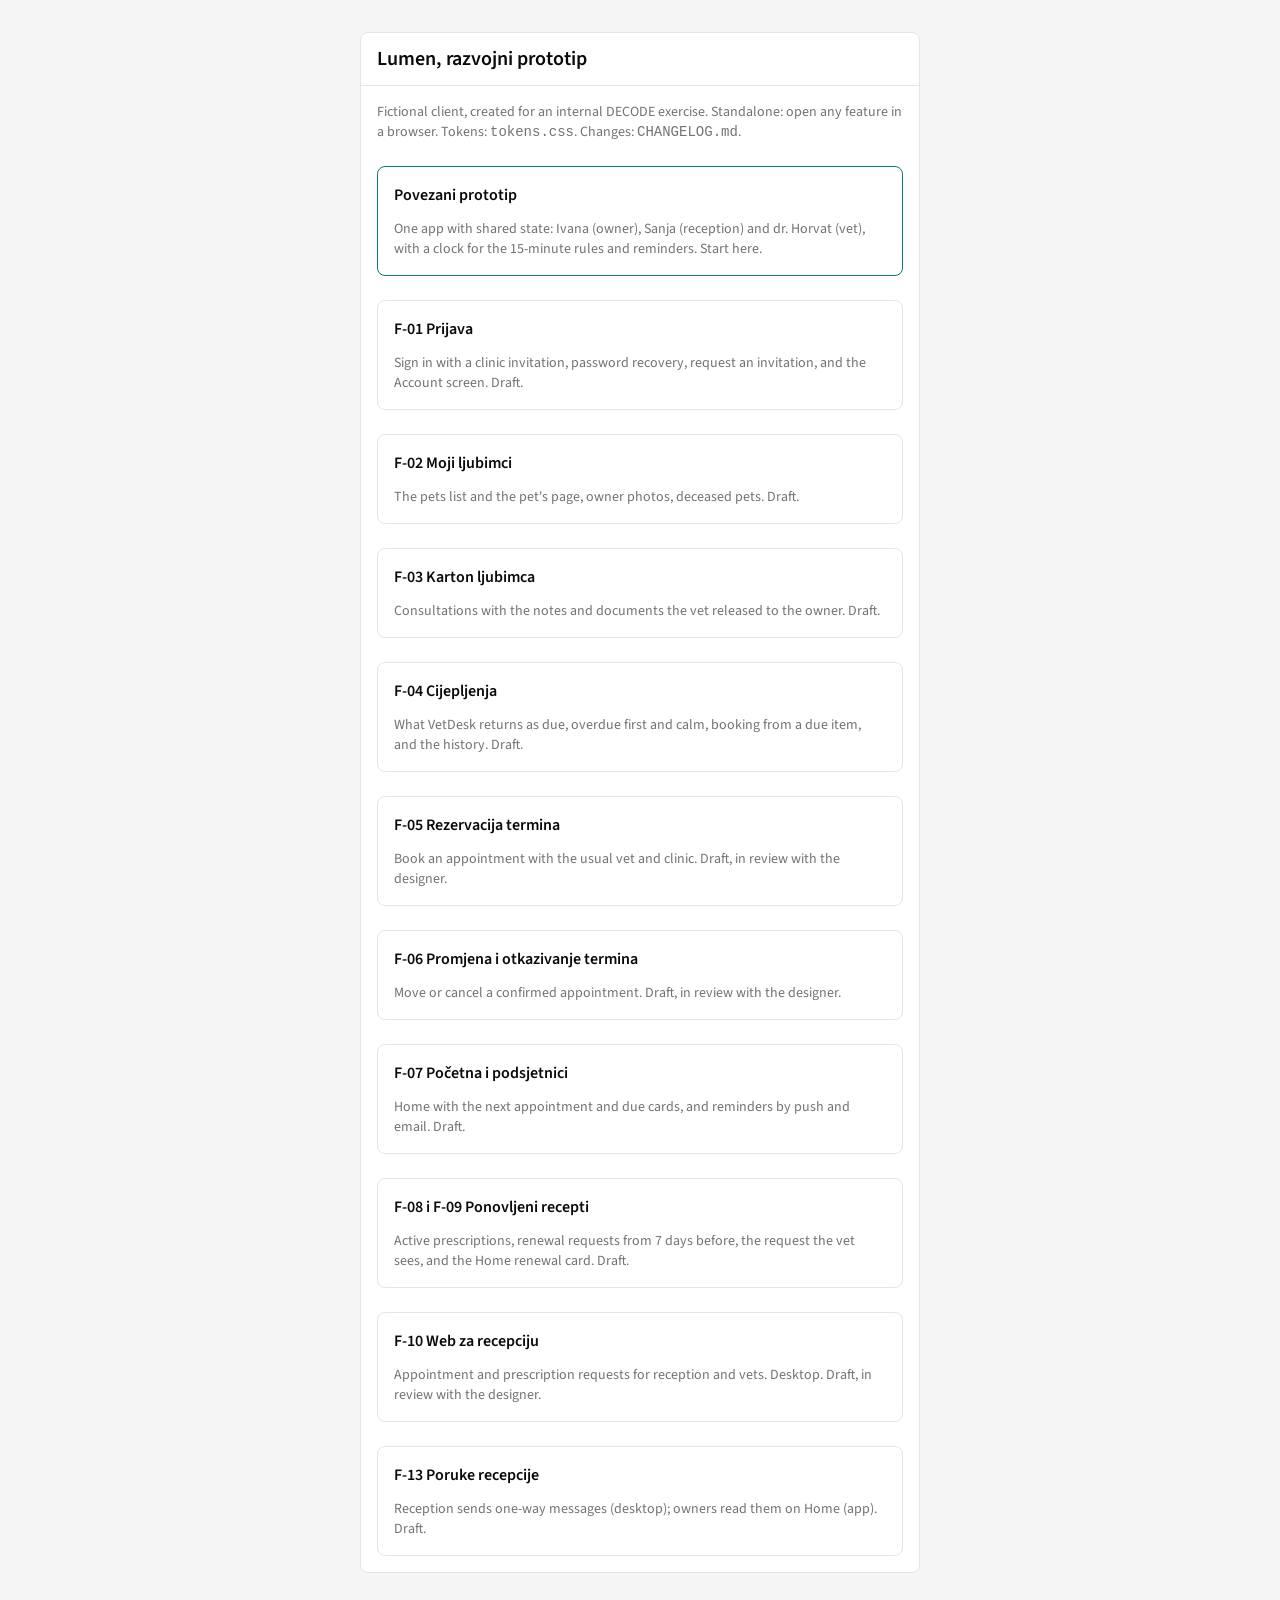
<file: prototype/index.html>
<!doctype html>
<html lang="hr">
<head>
  <meta charset="utf-8">
  <meta name="viewport" content="width=device-width, initial-scale=1">
  <title>Lumen prototip</title>
  <link rel="stylesheet" href="tokens.css">
  <link rel="stylesheet" href="shared.css">
</head>
<body>
  <div class="app">
    <header class="topbar"><h1>Lumen, razvojni prototip</h1></header>
    <main class="content">
      <p class="meta">Fictional client, created for an internal DECODE exercise. Standalone: open any feature in a browser. Tokens: <code>tokens.css</code>. Changes: <code>CHANGELOG.md</code>.</p>
      <a class="card" href="flow/index.html" style="text-decoration:none;color:inherit;border-color:var(--color-primary)">
        <span class="card-title">Povezani prototip</span>
        <span class="meta">One app with shared state: Ivana (owner), Sanja (reception) and dr. Horvat (vet), with a clock for the 15-minute rules and reminders. Start here.</span>
      </a>
      <a class="card" href="features/f-01-sign-in/index.html" style="text-decoration:none;color:inherit">
        <span class="card-title">F-01 Prijava</span>
        <span class="meta">Sign in with a clinic invitation, password recovery, request an invitation, and the Account screen. Draft.</span>
      </a>
      <a class="card" href="features/f-02-pets/index.html" style="text-decoration:none;color:inherit">
        <span class="card-title">F-02 Moji ljubimci</span>
        <span class="meta">The pets list and the pet's page, owner photos, deceased pets. Draft.</span>
      </a>
      <a class="card" href="features/f-03-record/index.html" style="text-decoration:none;color:inherit">
        <span class="card-title">F-03 Karton ljubimca</span>
        <span class="meta">Consultations with the notes and documents the vet released to the owner. Draft.</span>
      </a>
      <a class="card" href="features/f-04-vaccinations/index.html" style="text-decoration:none;color:inherit">
        <span class="card-title">F-04 Cijepljenja</span>
        <span class="meta">What VetDesk returns as due, overdue first and calm, booking from a due item, and the history. Draft.</span>
      </a>
      <a class="card" href="features/f-05-booking/index.html" style="text-decoration:none;color:inherit">
        <span class="card-title">F-05 Rezervacija termina</span>
        <span class="meta">Book an appointment with the usual vet and clinic. Draft, in review with the designer.</span>
      </a>
      <a class="card" href="features/f-06-move-cancel/index.html" style="text-decoration:none;color:inherit">
        <span class="card-title">F-06 Promjena i otkazivanje termina</span>
        <span class="meta">Move or cancel a confirmed appointment. Draft, in review with the designer.</span>
      </a>
      <a class="card" href="features/f-07-home/index.html" style="text-decoration:none;color:inherit">
        <span class="card-title">F-07 Početna i podsjetnici</span>
        <span class="meta">Home with the next appointment and due cards, and reminders by push and email. Draft.</span>
      </a>
      <a class="card" href="features/f-08-f-09-prescriptions/index.html" style="text-decoration:none;color:inherit">
        <span class="card-title">F-08 i F-09 Ponovljeni recepti</span>
        <span class="meta">Active prescriptions, renewal requests from 7 days before, the request the vet sees, and the Home renewal card. Draft.</span>
      </a>
      <a class="card" href="features/f-10-reception/index.html" style="text-decoration:none;color:inherit">
        <span class="card-title">F-10 Web za recepciju</span>
        <span class="meta">Appointment and prescription requests for reception and vets. Desktop. Draft, in review with the designer.</span>
      </a>
      <a class="card" href="features/f-13-messages/index.html" style="text-decoration:none;color:inherit">
        <span class="card-title">F-13 Poruke recepcije</span>
        <span class="meta">Reception sends one-way messages (desktop); owners read them on Home (app). Draft.</span>
      </a>
    </main>
  </div>
</body>
</html>
</file>
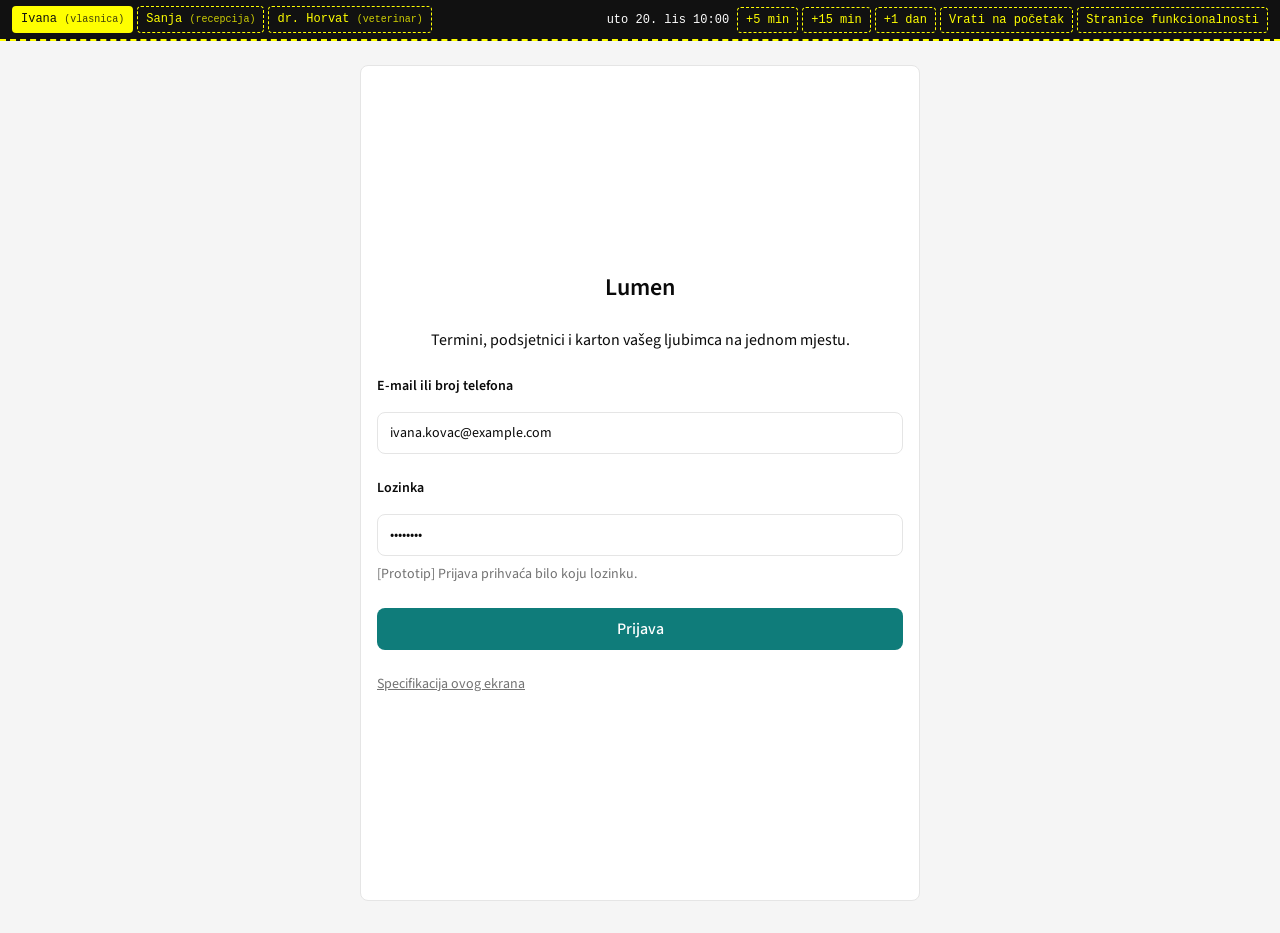
<file: prototype/flow/index.html>
<!doctype html>
<html lang="hr">
<head>
  <meta charset="utf-8">
  <meta name="viewport" content="width=device-width, initial-scale=1">
  <title>Lumen · povezani prototip</title>
  <link rel="stylesheet" href="../tokens.css?v=1.1.0">
  <link rel="stylesheet" href="../shared.css?v=1.1.0">
  <link rel="stylesheet" href="flow.css?v=1.1.0">
</head>
<body>
  <!-- The connected prototype: one shared state for Ivana (owner), Sanja (reception) and dr. Horvat (vet).
       The feature pages under ../features remain the specification; every screen here links to its own. -->
  <div id="bar"></div>
  <div id="app"></div>
  <div id="overlays"></div>
  <script src="store.js?v=1.1.0"></script>
  <script src="owner.js?v=1.1.0"></script>
  <script src="staff.js?v=1.1.0"></script>
  <script src="flow.js?v=1.1.0"></script>
</body>
</html>
</file>
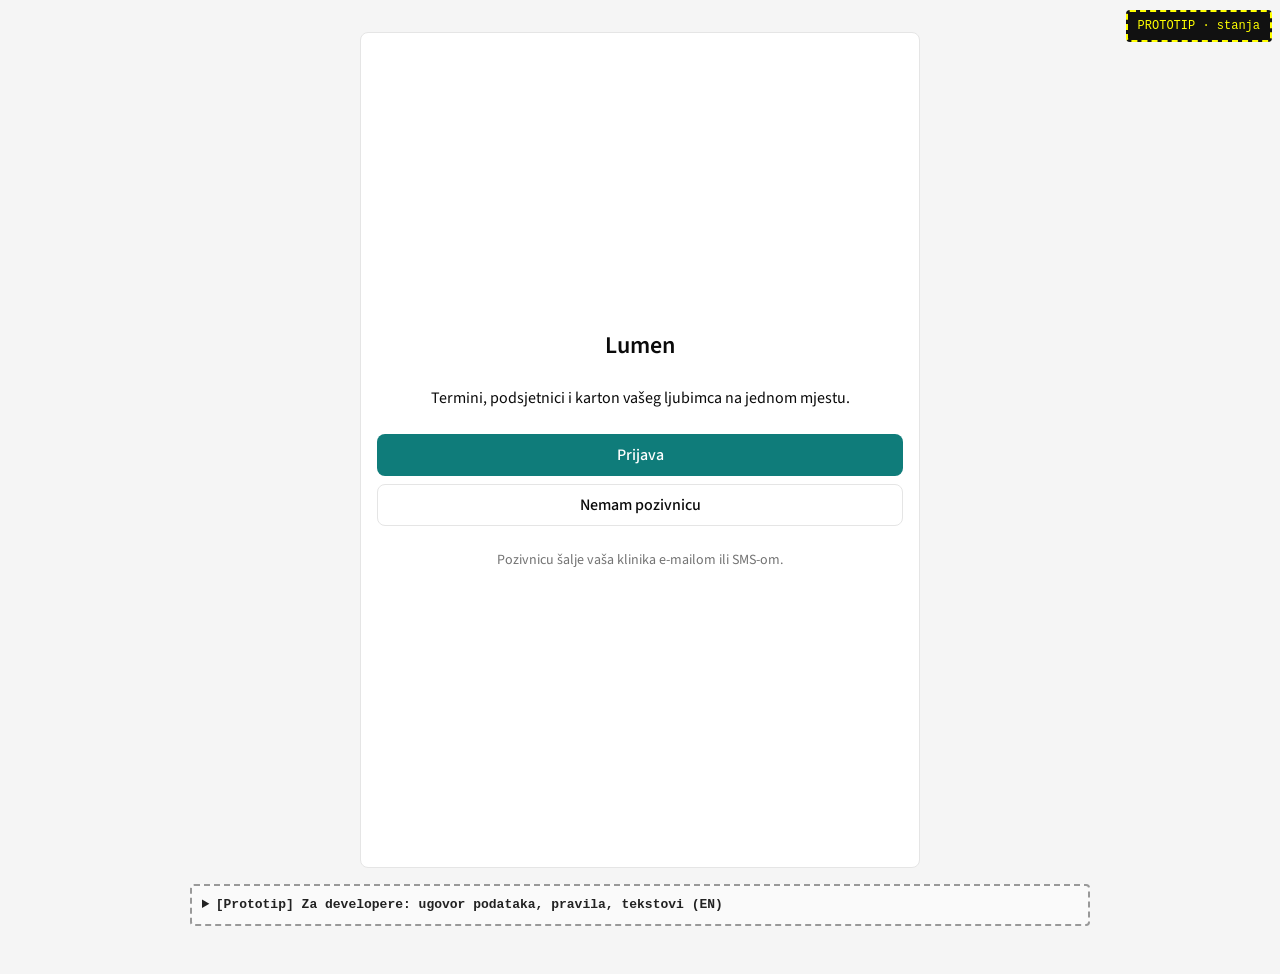
<file: prototype/features/f-01-sign-in/index.html>
<!doctype html>
<html lang="hr">
<head>
  <meta charset="utf-8">
  <meta name="viewport" content="width=device-width, initial-scale=1">
  <title>F-01 Prijava · Lumen prototip</title>
  <link rel="stylesheet" href="../../tokens.css?v=1.1.0">
  <link rel="stylesheet" href="../../shared.css?v=1.1.0">
</head>
<body>
  <!-- F-01 Sign in with a clinic invitation, and the Account screen.
       Rules, decisions and open items: prototype/rules/f-01-sign-in.md -->
  <div class="app" id="app"></div>
  <div id="overlays"></div>
  <div class="proto-panel" id="proto-panel"></div>

  <details class="devdoc" id="devdoc">
    <summary>[Prototip] Za developere: ugovor podataka, pravila, tekstovi (EN)</summary>
    <p>Rules page: <code>prototype/rules/f-01-sign-in.md</code>. Every state: <code>?state=&lt;id&gt;</code>. <code>?long=1</code>, <code>?text=200</code>. The prototype accepts any password that meets the rule; the panel forces a wrong password or a network failure.</p>

    <h3>Owner account</h3>
    <table>
      <tr><th>Field</th><th>Type</th><th>Required</th><th>Nullable</th><th>Notes</th><th>Source</th></tr>
      <tr><td>owner_id</td><td>string</td><td>yes</td><td>no</td><td>the VetDesk owner record; one account per person across clinics</td><td>06, D-030</td></tr>
      <tr><td>name</td><td>string</td><td>yes</td><td>no</td><td>from VetDesk, read only</td><td>06</td></tr>
      <tr><td>email</td><td>string</td><td>one of email, phone</td><td>yes</td><td>from VetDesk, read only; a sign-in identifier</td><td>A-2, D-030</td></tr>
      <tr><td>phone</td><td>string</td><td>one of email, phone</td><td>yes</td><td>E.164, from VetDesk, read only; a sign-in identifier</td><td>A-2, D-030</td></tr>
      <tr><td>password</td><td>secret</td><td>yes</td><td>no</td><td><span class="unconf">at least 8 characters, UNCONFIRMED (Q-016)</span>; set on activation</td><td>D-030</td></tr>
    </table>

    <h3>Invitation and recovery</h3>
    <table>
      <tr><th>Item</th><th>Rule</th></tr>
      <tr><td>invitation</td><td>sent by email or SMS from the VetDesk owner record; one use; <span class="unconf">valid 7 days, UNCONFIRMED</span>. Expired or used shows "Pozivnica više ne vrijedi" with "Zatraži novu"</td></tr>
      <tr><td>invitation opened on a computer</td><td>"Otvorite ovu poveznicu na telefonu" with a QR code</td></tr>
      <tr><td>request an invitation</td><td>email or phone; the reply is always the same, so the app never reveals who is a client (D-030)</td></tr>
      <tr><td>forgot password, email</td><td>a link, <span class="unconf">valid 1 hour, UNCONFIRMED</span>; the reply never confirms the account exists</td></tr>
      <tr><td>forgot password, phone</td><td>a 6-digit SMS code, then a new password</td></tr>
      <tr><td>wrong sign-in</td><td>"E-mail, broj ili lozinka nisu točni", never says which; <span class="unconf">after 5 attempts a 15-minute wait, UNCONFIRMED</span></td></tr>
    </table>

    <h3>Interaction rules</h3>
    <ul>
      <li>Welcome: "Prijava" and "Nemam pozivnicu".</li>
      <li>The identifier field takes an email or a phone number. Anything else: "Upišite e-mail ili broj telefona" on submit.</li>
      <li>Password rule shown while typing, not after an error. "Prikaži" toggles visibility.</li>
      <li>Submit buttons are disabled until their fields are filled and valid; "Šaljem…" while sending; a network failure keeps the input and offers "Pokušaj ponovno".</li>
      <li>Account: name, email, phone read only, "Za promjenu podataka javite se svojoj klinici". "Obavijesti" shows "Uskoro" (F-11 is Future in 06). "Odjava" asks first.</li>
      <li>The bottom bar has the four areas (D-010). Only Račun is part of F-01.</li>
    </ul>

    <h3>Open</h3>
    <ul>
      <li class="unconf">Q-016: password rule, invitation and link validity, attempt limit, and whether A-2 holds (every owner has an email or phone at the clinic).</li>
      <li class="unconf">F-11: notification preferences are Future in 06 but in the confirmed IA.</li>
    </ul>
  </details>

  <script src="data.js?v=1.1.0"></script>
  <script src="sign-in.js?v=1.1.0"></script>
</body>
</html>
</file>
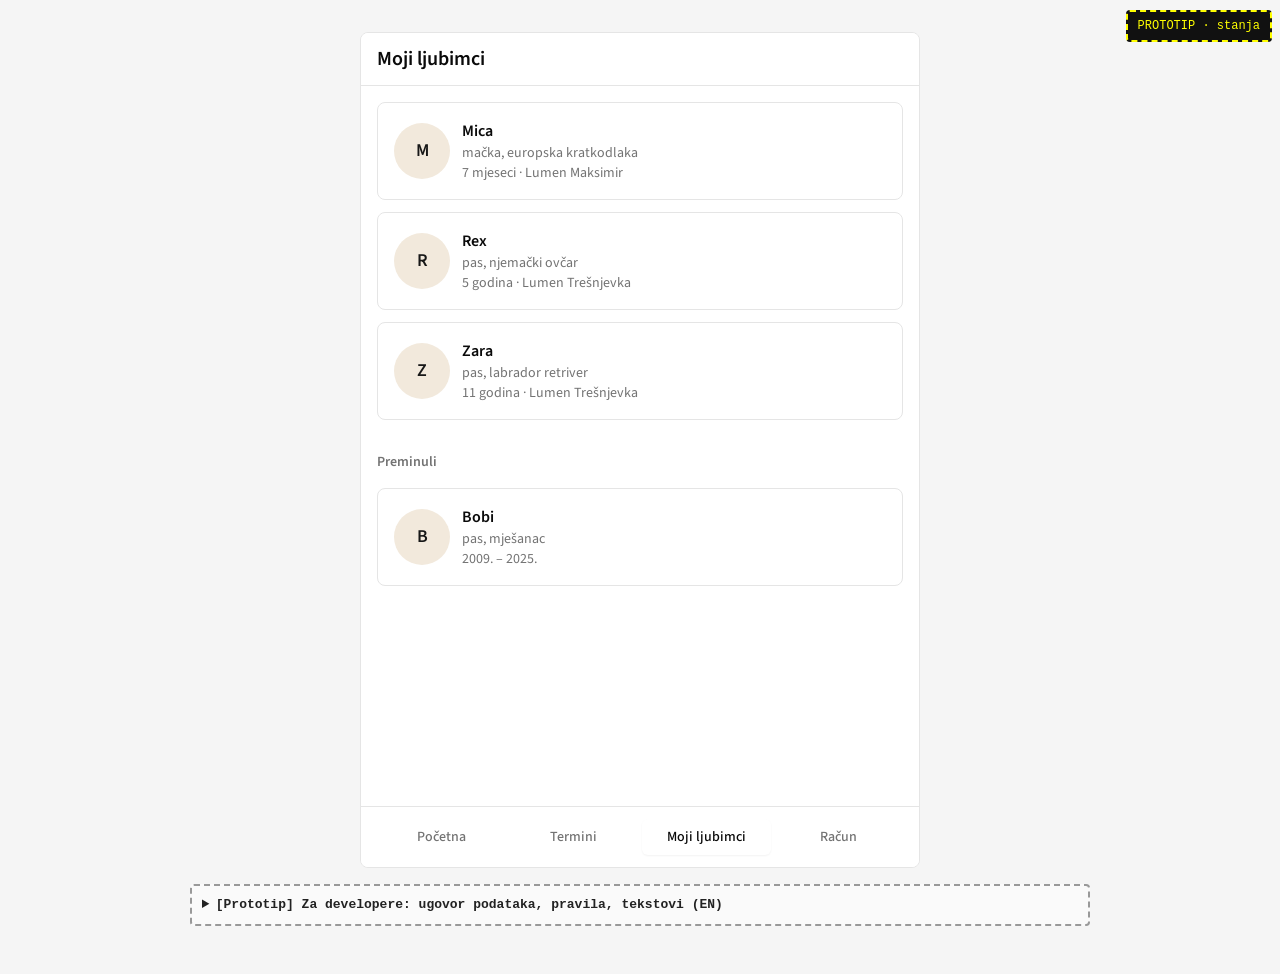
<file: prototype/features/f-02-pets/index.html>
<!doctype html>
<html lang="hr">
<head>
  <meta charset="utf-8">
  <meta name="viewport" content="width=device-width, initial-scale=1">
  <title>F-02 Moji ljubimci · Lumen prototip</title>
  <link rel="stylesheet" href="../../tokens.css?v=1.1.0">
  <link rel="stylesheet" href="../../shared.css?v=1.1.0">
</head>
<body>
  <!-- F-02 My pets: the list and the pet's page.
       Rules, decisions and open items: prototype/rules/f-02-pets.md -->
  <div class="app" id="app"></div>
  <div id="overlays"></div>
  <div class="proto-panel" id="proto-panel"></div>

  <details class="devdoc" id="devdoc">
    <summary>[Prototip] Za developere: ugovor podataka, pravila, tekstovi (EN)</summary>
    <p>Rules page: <code>prototype/rules/f-02-pets.md</code>. Every state: <code>?state=&lt;id&gt;</code>. <code>?long=1</code>, <code>?text=200</code>. Mock "today" is 20 Oct 2026. The photo in the photo states is a drawn placeholder.</p>
    <h3>pet (read from VetDesk)</h3>
    <table>
      <tr><th>Field</th><th>Type</th><th>Required</th><th>Nullable</th><th>Notes</th><th>Source</th></tr>
      <tr><td>id</td><td>string</td><td>yes</td><td>no</td><td>VetDesk pet id</td><td>06</td></tr>
      <tr><td>name</td><td>string</td><td>yes</td><td>no</td><td>two lines on the card, wraps on the page</td><td>IA</td></tr>
      <tr><td>species</td><td>string</td><td>yes</td><td>no</td><td>as VetDesk holds it</td><td>IA</td></tr>
      <tr><td>breed</td><td>string</td><td>no</td><td>yes</td><td>one line with ellipsis on the card</td><td>IA</td></tr>
      <tr><td>born</td><td>date</td><td>yes</td><td>no</td><td>age: months under one year, then years, Croatian plural</td><td>IA</td></tr>
      <tr><td>clinic_id, vet_id</td><td>string</td><td>yes</td><td>vet_id yes</td><td>the pet's clinic and vet, F-05's defaults</td><td>IA, D-002</td></tr>
      <tr><td>deceased_on</td><td>date</td><td>no</td><td>yes</td><td><span class="unconf">the VetDesk marker for a pet that has died, UNCONFIRMED (Q-017)</span></td><td>D-031</td></tr>
    </table>
    <h3>pet_photo (held by the app, not VetDesk)</h3>
    <table>
      <tr><th>Field</th><th>Type</th><th>Notes</th></tr>
      <tr><td>pet_id, owner_id</td><td>string</td><td>one photo per pet</td></tr>
      <tr><td>image</td><td>image</td><td><span class="unconf">storage, size limit and deletion with the account, UNCONFIRMED (Q-017)</span>. Cropped to a square, shown as a circle</td></tr>
    </table>
    <h3>Interaction rules</h3>
    <ul>
      <li>List: living pets by name, then "Preminuli". Card: photo or first letter, name, species and breed, age and clinic. A deceased pet shows the years.</li>
      <li>Pet page: details, "Podatke vodi klinika. Za ispravak se javite klinici.", "Rezerviraj termin" (opens F-05), and Karton, Cijepljenja, Recepti (F-03, F-04, F-08).</li>
      <li>Photo: "Dodaj fotografiju" from camera or gallery; then "Promijeni" and "Ukloni" (asks first). A failed save: "Fotografija nije spremljena. Pokušajte ponovno."</li>
      <li>Deceased (D-031): no booking, no reminders, no prescriptions, no notifications; Karton read only; the photo stays and cannot be changed.</li>
      <li>VetDesk not answering: the last saved data with "Podaci od 10:02. Osvježavanje nije uspjelo." and retry (07: VetDesk data cached for display). With nothing saved: an error with retry.</li>
      <li>A pet VetDesk moves off this owner simply disappears.</li>
    </ul>
    <h3>Open</h3>
    <ul><li class="unconf">Q-017: the deceased marker in VetDesk, photo storage (Iva); the word "Preminuli" (Petra).</li></ul>
  </details>

  <script src="data.js?v=1.1.0"></script>
  <script src="pets.js?v=1.1.0"></script>
</body>
</html>
</file>
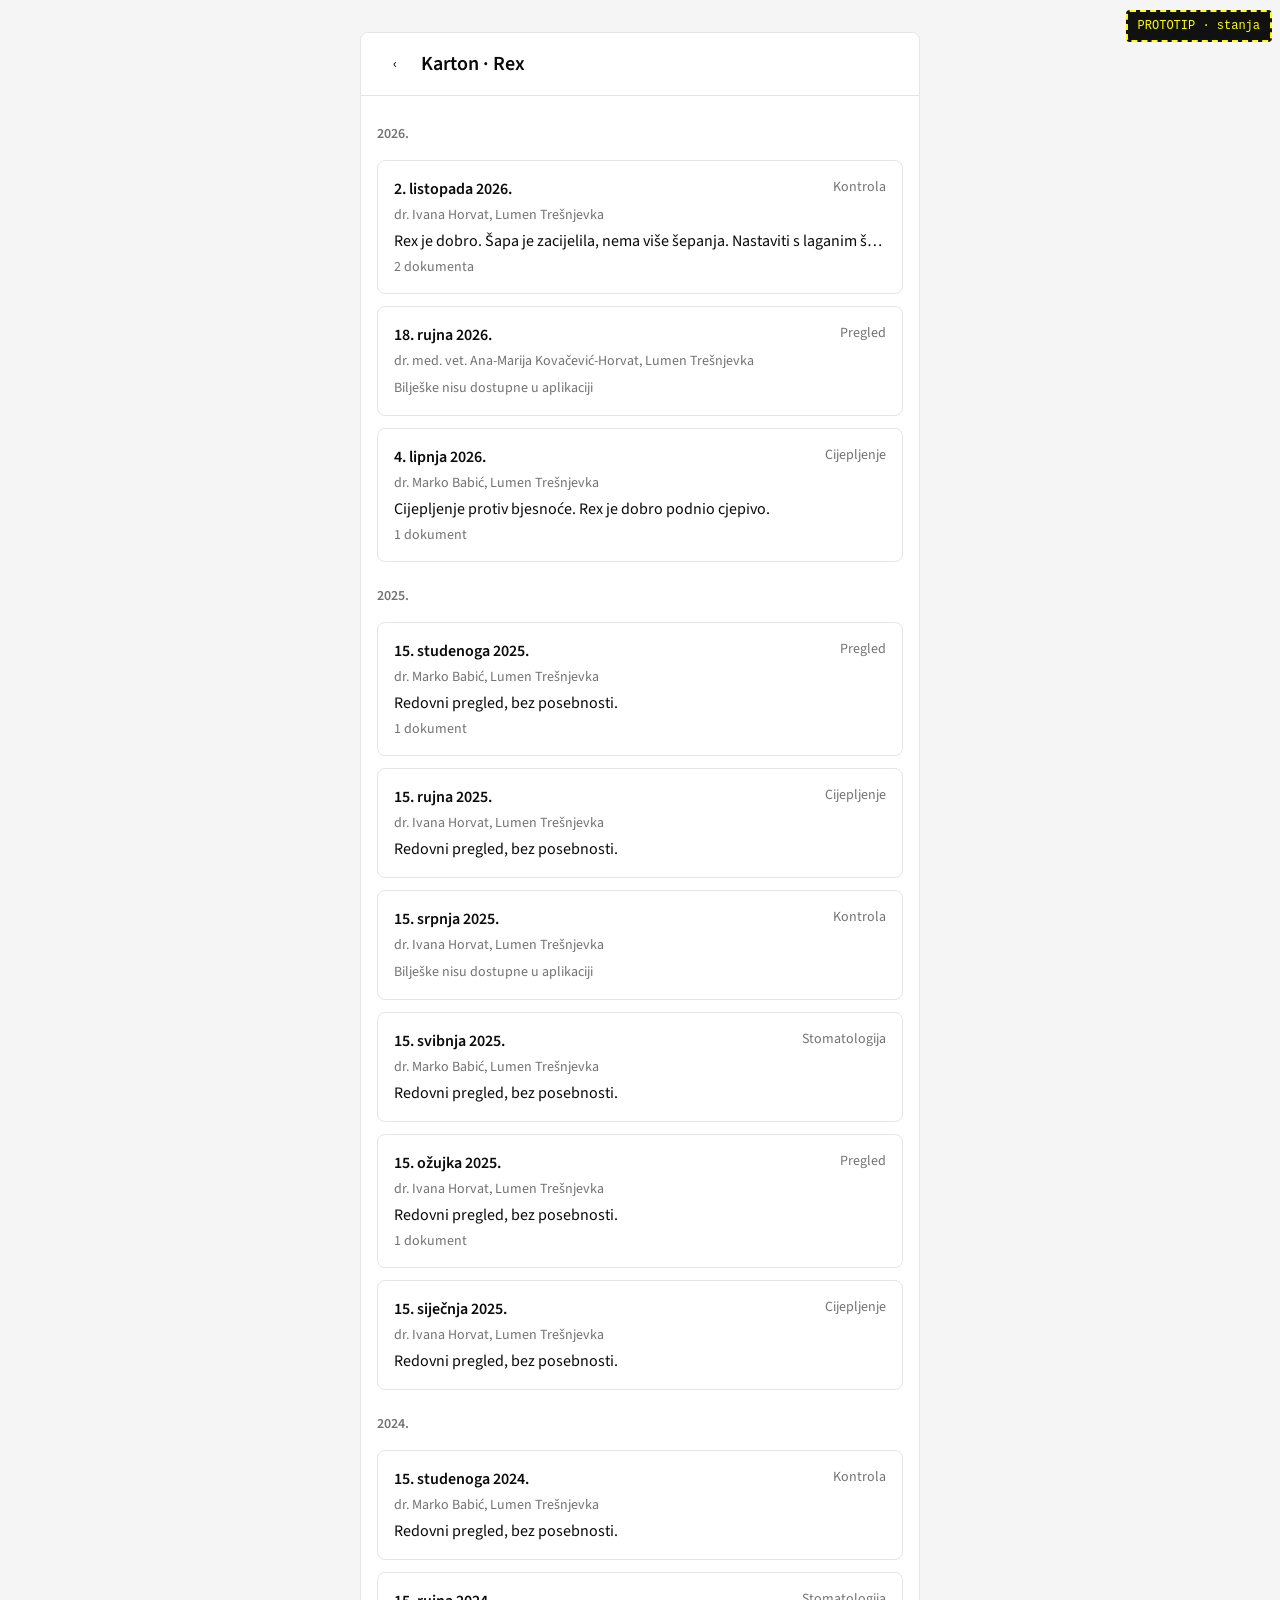
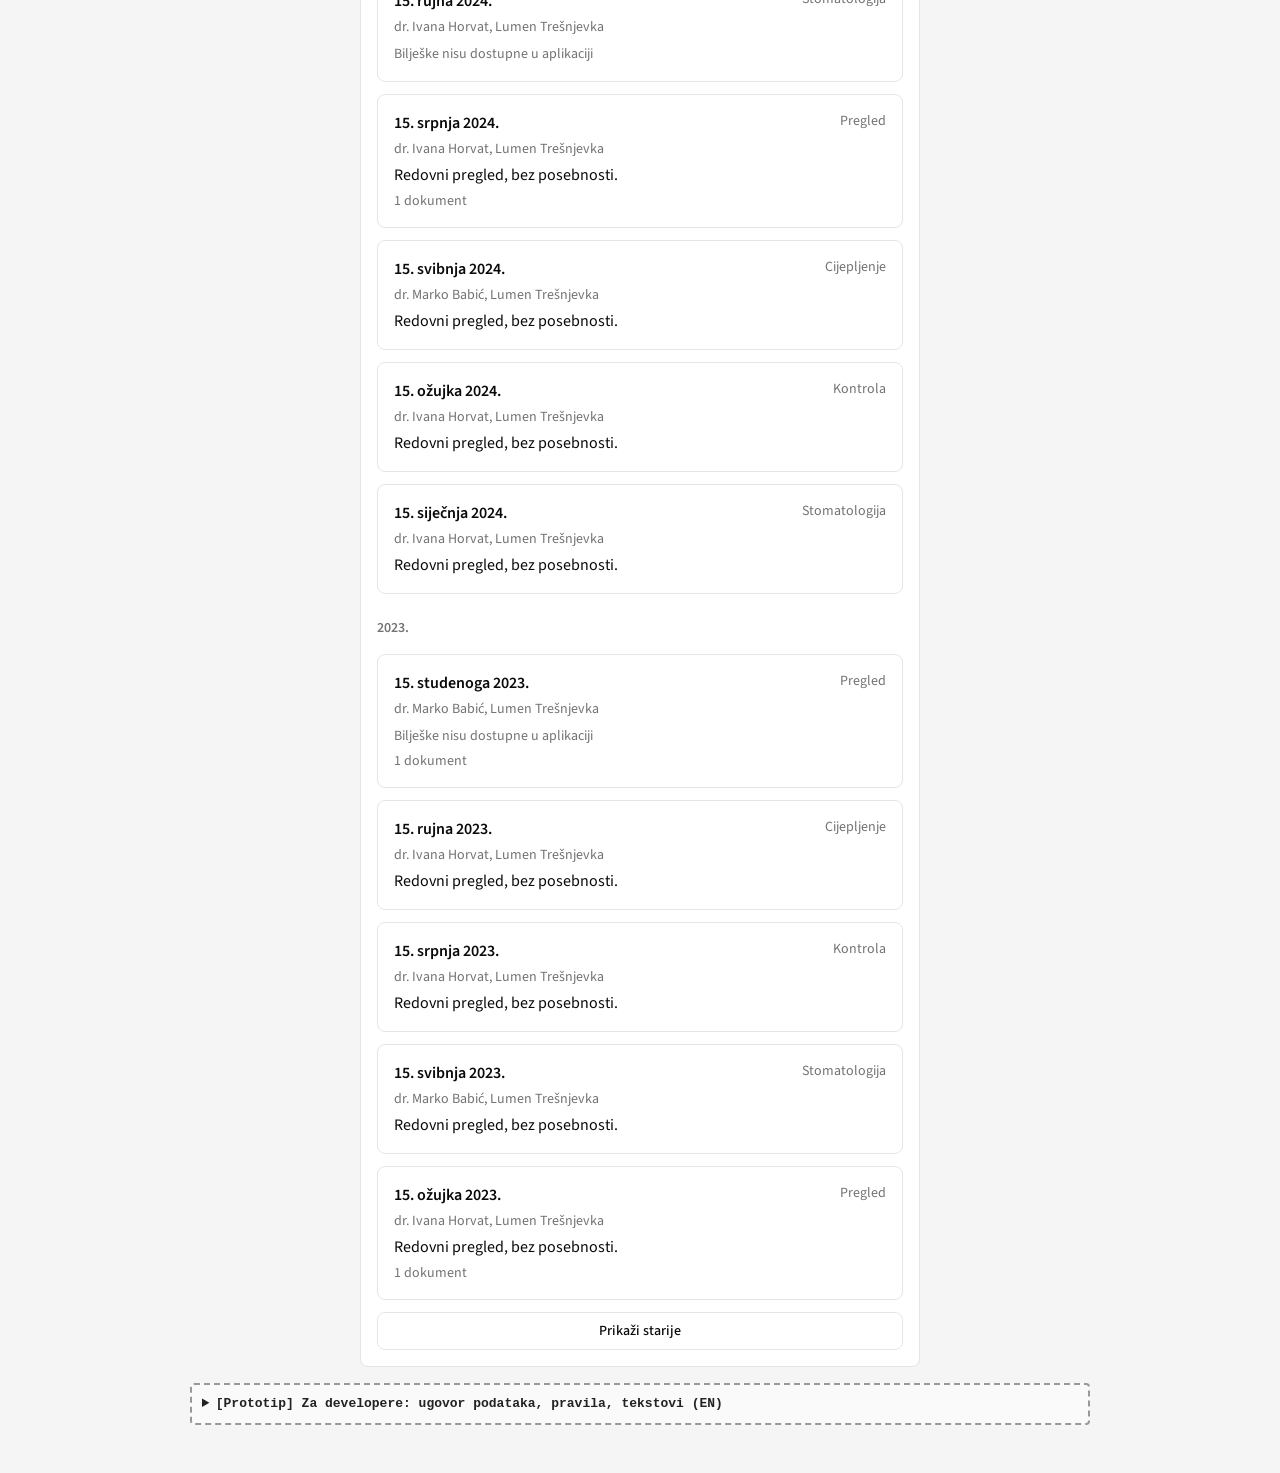
<file: prototype/features/f-03-record/index.html>
<!doctype html>
<html lang="hr">
<head>
  <meta charset="utf-8">
  <meta name="viewport" content="width=device-width, initial-scale=1">
  <title>F-03 Karton ljubimca · Lumen prototip</title>
  <link rel="stylesheet" href="../../tokens.css?v=1.1.0">
  <link rel="stylesheet" href="../../shared.css?v=1.1.0">
</head>
<body>
  <!-- F-03 The pet's record. Rules, decisions and open items: prototype/rules/f-03-record.md -->
  <div class="app" id="app"></div>
  <div id="overlays"></div>
  <div class="proto-panel" id="proto-panel"></div>

  <details class="devdoc" id="devdoc">
    <summary>[Prototip] Za developere: ugovor podataka, pravila, tekstovi (EN)</summary>
    <p>Rules page: <code>prototype/rules/f-03-record.md</code>. Every state: <code>?state=&lt;id&gt;</code>. <code>?long=1</code>, <code>?text=200</code>. All notes are invented.</p>
    <h3>consultation (read from VetDesk)</h3>
    <table>
      <tr><th>Field</th><th>Type</th><th>Required</th><th>Nullable</th><th>Notes</th><th>Source</th></tr>
      <tr><td>id, date, type</td><td>string, date, string</td><td>yes</td><td>no</td><td>newest first, grouped by year</td><td>IA</td></tr>
      <tr><td>vet_id, clinic</td><td>string</td><td>yes</td><td>no</td><td></td><td>IA</td></tr>
      <tr><td>note</td><td>text</td><td>no</td><td>yes</td><td>only a note the vet marked visible to the owner; null shows "Bilješke … nisu dostupne u aplikaciji"</td><td>IA, D-032</td></tr>
      <tr><td>documents[]</td><td>{id, name, kind, date}</td><td>no</td><td>no</td><td>only documents the vet marked visible; kind: <code>pdf</code>, <code>image</code></td><td>IA, D-032</td></tr>
      <tr><td><span class="unconf">visible_to_owner</span></td><td>boolean</td><td></td><td></td><td><span class="unconf">the VetDesk marker per note and document, UNCONFIRMED (Q-018)</span></td><td>D-032</td></tr>
    </table>
    <h3>Interaction rules</h3>
    <ul>
      <li>Record: consultations newest first, grouped by year, the first 20, then "Prikaži starije" (20 more).</li>
      <li>Row: date, type, vet and clinic, the note's first line with an ellipsis, document count.</li>
      <li>Consultation: the full note, the documents (PDF or image, name, date). No note: "Bilješke za ovaj pregled nisu dostupne u aplikaciji. Za pitanja se javite klinici." No documents: the section is left out.</li>
      <li>Document: opens in an in-app viewer with "Podijeli" (system share sheet) and "Preuzmi". Failure: "Dokument nije moguće otvoriti. Pokušajte ponovno."</li>
      <li>No push for a newly visible note. Results are announced by reception's message (F-13).</li>
      <li>Deceased pet: read only (D-031). VetDesk not answering: last saved data with a notice, as F-02.</li>
    </ul>
    <h3>Open</h3>
    <ul><li class="unconf">Q-018: does VetDesk have a "visible to owner" marker for notes and documents, and does the API return it? Petra to confirm the rule.</li></ul>
  </details>

  <script src="data.js?v=1.1.0"></script>
  <script src="record.js?v=1.1.0"></script>
</body>
</html>
</file>
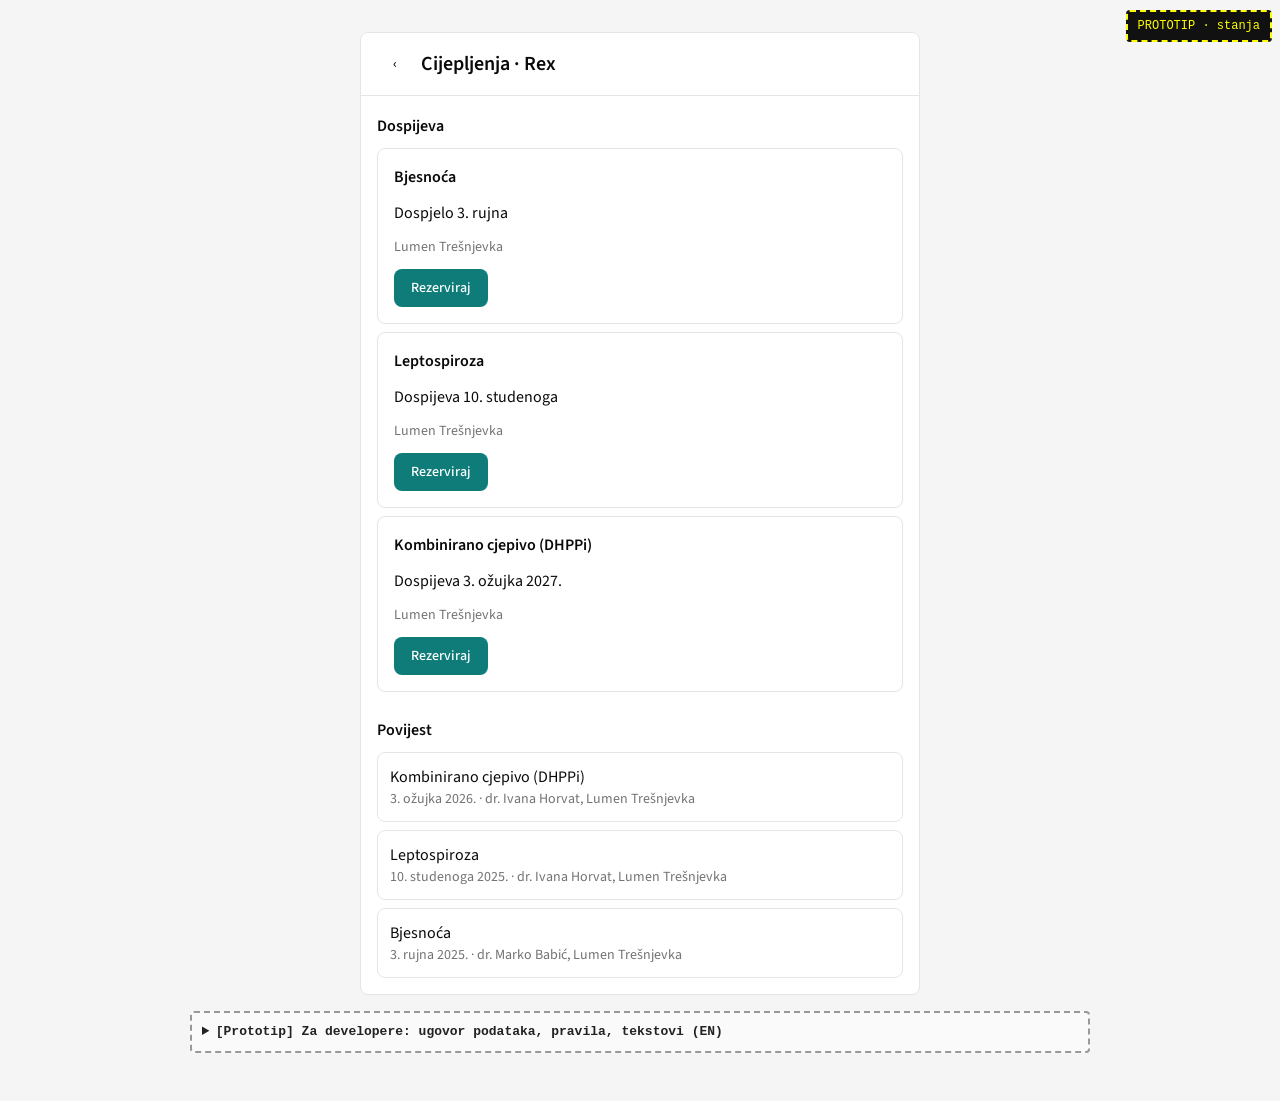
<file: prototype/features/f-04-vaccinations/index.html>
<!doctype html>
<html lang="hr">
<head>
  <meta charset="utf-8">
  <meta name="viewport" content="width=device-width, initial-scale=1">
  <title>F-04 Cijepljenja · Lumen prototip</title>
  <link rel="stylesheet" href="../../tokens.css?v=1.1.0">
  <link rel="stylesheet" href="../../shared.css?v=1.1.0">
</head>
<body>
  <!-- F-04 Vaccinations and due dates. Rules, decisions and open items: prototype/rules/f-04-vaccinations.md -->
  <div class="app" id="app"></div>
  <div id="overlays"></div>
  <div class="proto-panel" id="proto-panel"></div>

  <details class="devdoc" id="devdoc">
    <summary>[Prototip] Za developere: ugovor podataka, pravila, tekstovi (EN)</summary>
    <p>Rules page: <code>prototype/rules/f-04-vaccinations.md</code>. Every state: <code>?state=&lt;id&gt;</code>. <code>?long=1</code>, <code>?text=200</code>. Mock "today" is 20 Oct 2026.</p>
    <h3>due (read from VetDesk, D-014)</h3>
    <table>
      <tr><th>Field</th><th>Type</th><th>Required</th><th>Nullable</th><th>Notes</th></tr>
      <tr><td>type</td><td>string</td><td>yes</td><td>no</td><td>as VetDesk names it; wraps in full</td></tr>
      <tr><td>due_date</td><td>date</td><td>yes</td><td>no</td><td>before today: "Dospjelo 3. rujna", first; otherwise "Dospijeva …". <span class="unconf">Whether VetDesk returns future dates or only what is due now: UNCONFIRMED (Q-019)</span></td></tr>
      <tr><td>clinic_id</td><td>string</td><td>yes</td><td>no</td><td>passed to F-05 as the booking clinic</td></tr>
    </table>
    <h3>history (read from VetDesk, D-013)</h3>
    <table><tr><th>Field</th><th>Type</th><th>Notes</th></tr><tr><td>name, date, vet_id, clinic_id</td><td>string, date</td><td>newest first</td></tr></table>
    <h3>Interaction rules</h3>
    <ul>
      <li>"Dospijeva": everything VetDesk returns, sorted by date, so overdue comes first. Calm and neutral, no red, no warning (D-033). No "soon" window is calculated (D-014).</li>
      <li>"Rezerviraj" opens F-05 with the pet, type Cijepljenje and the item's clinic: <code>../f-05-booking/index.html?state=book&amp;pet=&lt;id&gt;&amp;type=vaccination&amp;clinic=&lt;id&gt;</code>.</li>
      <li>If the pet already has a requested or confirmed vaccination appointment in the future, each due item shows "Termin rezerviran: …" instead of the button.</li>
      <li>Nothing due: "Nema dospjelih cijepljenja." No history: "Još nema cijepljenja u kartonu."</li>
      <li>Deceased pet: history only (D-031). VetDesk not answering: last saved data with a notice, as F-02.</li>
    </ul>
    <h3>Open</h3>
    <ul><li class="unconf">Q-019: does VetDesk return only what is due now, or also the next dates ahead? F-05's vaccination warning needs the next date.</li></ul>
  </details>

  <script src="data.js?v=1.1.0"></script>
  <script src="vaccinations.js?v=1.1.0"></script>
</body>
</html>
</file>
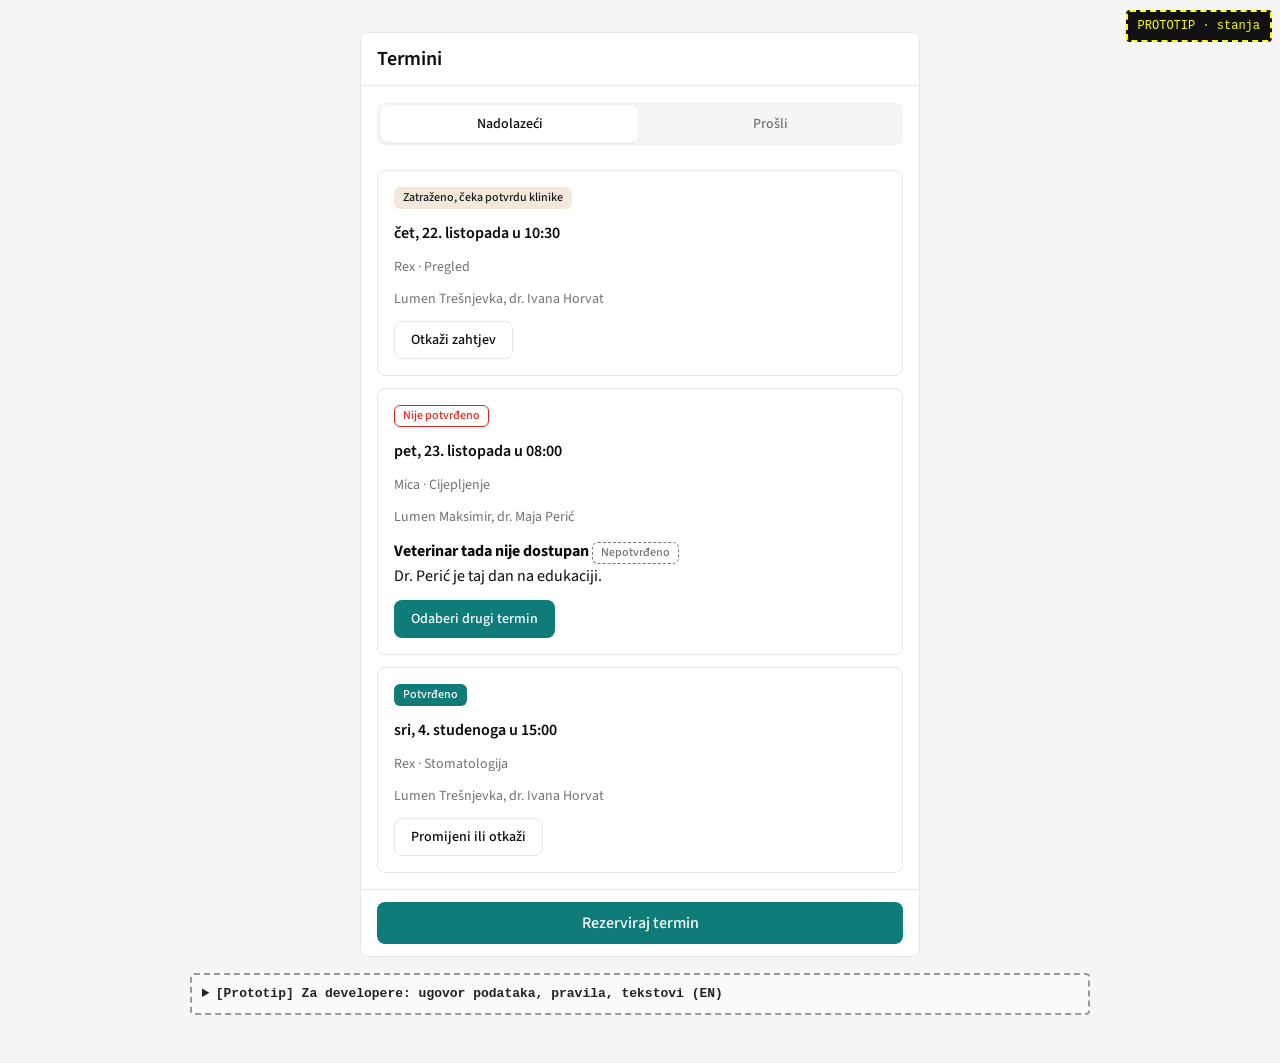
<file: prototype/features/f-05-booking/index.html>
<!doctype html>
<html lang="hr">
<head>
  <meta charset="utf-8">
  <meta name="viewport" content="width=device-width, initial-scale=1">
  <title>F-05 Rezervacija termina · Lumen prototip</title>
  <link rel="stylesheet" href="../../tokens.css?v=1.1.0">
  <link rel="stylesheet" href="../../shared.css?v=1.1.0">
</head>
<body>
  <!-- F-05 Book an appointment with usual vet and clinic.
       Rules, decisions and open items: prototype/rules/f-05-booking.md -->
  <div class="app" id="app"></div>
  <div id="overlays"></div>
  <div class="proto-panel" id="proto-panel"></div>

  <details class="devdoc" id="devdoc">
    <summary>[Prototip] Za developere: ugovor podataka, pravila, tekstovi (EN)</summary>

    <p>Rules page: <code>prototype/rules/f-05-booking.md</code>. Every state: <code>?state=&lt;id&gt;</code> (see the PROTOTIP panel). <code>?long=1</code> long content, <code>?text=200</code> 200% text.</p>

    <h3>booking</h3>
    <table>
      <tr><th>Field</th><th>Type</th><th>Required</th><th>Nullable</th><th>Values, format</th><th>Source</th></tr>
      <tr><td>id</td><td>string</td><td>yes</td><td>no</td><td>VetDesk appointment id</td><td>D-013</td></tr>
      <tr><td>pet_id</td><td>string</td><td>yes</td><td>no</td><td></td><td>D-002</td></tr>
      <tr><td>clinic_id</td><td>string</td><td>yes</td><td>no</td><td>default: pet.usual_clinic_id</td><td>D-002, IA</td></tr>
      <tr><td>vet_id</td><td>string</td><td>yes</td><td>no</td><td>default: pet.usual_vet_id; any vet at the clinic</td><td>D-002, D-027</td></tr>
      <tr><td>appointment_type</td><td>enum</td><td>yes</td><td>no</td><td>check-up, vaccination, surgery, dental, emergency; limited to clinic.types; all bookable online</td><td>clinics.csv, D-027</td></tr>
      <tr><td>slot_start</td><td>datetime</td><td>yes</td><td>no</td><td>ISO 8601 with offset, Europe/Zagreb. Start only is shown, no duration</td><td>spec proposal 4</td></tr>
      <tr><td>status</td><td>enum</td><td>yes</td><td>no</td><td>requested, not_confirmed, confirmed, <span class="unconf">cancelled (proposal 1, owner cancelled a request)</span></td><td>D-019, D-020, D-024</td></tr>
      <tr><td>created_at</td><td>datetime</td><td>yes</td><td>no</td><td>reception can reject until created_at + 15 min</td><td>D-024</td></tr>
      <tr><td>reject_reason_code</td><td>enum</td><td>when not_confirmed</td><td>yes</td><td><span class="unconf">UNCONFIRMED placeholders: vet_unavailable, call_first, other (Q-010)</span></td><td>D-005, D-020</td></tr>
      <tr><td>reject_reason_text</td><td>string</td><td>no</td><td>yes</td><td>reception's free text. 3 lines, then "Više"</td><td>D-005</td></tr>
    </table>

    <h3>Also read</h3>
    <table>
      <tr><th>Field</th><th>Type</th><th>Notes</th></tr>
      <tr><td>pet.usual_clinic_id, pet.usual_vet_id</td><td>string, nullable</td><td>null vet: no preselection, owner picks</td></tr>
      <tr><td>clinic.types</td><td>enum[]</td><td>the clinic's own list</td></tr>
      <tr><td>clinic.phone</td><td>string</td><td><span class="unconf">new field, numbers here are MOCK. Source: VetDesk or Lumen's clinic list</span></td></tr>
      <tr><td>free times</td><td>time[] per vet, type, day</td><td>4 weeks from today (designer decision). Read from VetDesk, no older than 2 minutes (07, R-2)</td></tr>
      <tr><td>vaccination due</td><td>{due_now, next_due}</td><td>what VetDesk returns as due (D-014). next_due null: no warning</td></tr>
    </table>

    <h3>Interaction rules</h3>
    <ul>
      <li>Defaults: one pet is preselected; with several, none is. Clinic and vet default to the pet's usual ones (D-002).</li>
      <li>Change pet: clinic and vet reset to that pet's usual ones; type, day, time cleared.</li>
      <li>Change clinic: vet, type, day, time cleared. Change vet: time cleared. Change type: time cleared.</li>
      <li>Send is disabled until pet, clinic, vet, type, day and time are all set. While sending it shows "Šaljem…" and cannot be pressed again.</li>
      <li>Success: back to Termini, new card on top as Requested, toast "Zahtjev je poslan".</li>
      <li>Time taken (VetDesk rejects the write): the time is cleared, times reload, everything else kept.</li>
      <li>Send failed: error above the button, choices kept, button reads "Pokušaj ponovno".</li>
      <li>Emergency: call notice with the clinic's phone above Send. The request can still be sent.</li>
      <li>Vaccination with nothing due: warning with next due date. The request can still be sent.</li>
      <li>Cancel request: confirmation sheet, not undoable. Card disappears, toast "Zahtjev je otkazan".</li>
      <li>"Odaberi drugi termin": booking opens with the same pet and clinic (D-020) and the same vet and type (proposal 2).</li>
      <li>Close after a time is chosen: "Odbaciti rezervaciju?" Before that, it just closes.</li>
      <li>Push: on confirmation (designer decision) and on rejection (D-020). Tapping it opens Termini.</li>
    </ul>

    <h3>Copy (Croatian is an unconfirmed translation of the English agreed with Lumen)</h3>
    <table>
      <tr><th>HR (shown)</th><th>EN</th><th>Status</th></tr>
      <tr><td>Zatraženo, čeka potvrdu klinike</td><td>Requested, waiting for the clinic</td><td>EN agreed (D-019), <span class="unconf">HR unconfirmed</span></td></tr>
      <tr><td>Nije potvrđeno</td><td>Not confirmed</td><td>EN agreed (D-020), <span class="unconf">HR unconfirmed</span></td></tr>
      <tr><td>Odaberi drugi termin</td><td>Pick another time</td><td>EN agreed (D-020), <span class="unconf">HR unconfirmed</span></td></tr>
      <tr><td>Potvrđeno</td><td>Confirmed</td><td>EN agreed (D-024), <span class="unconf">HR unconfirmed</span></td></tr>
      <tr><td>Termin je potvrđen</td><td>Your appointment is confirmed</td><td><span class="unconf">unconfirmed</span></td></tr>
      <tr><td>Za hitne slučajeve nazovite kliniku</td><td>For an urgent case, call the clinic</td><td><span class="unconf">unconfirmed</span></td></tr>
      <tr><td>Vaš veterinar</td><td>Your usual vet</td><td><span class="unconf">unconfirmed</span></td></tr>
      <tr><td>Nema slobodnih termina u sljedeća 4 tjedna.</td><td>No free times in the next 4 weeks.</td><td><span class="unconf">unconfirmed</span></td></tr>
      <tr><td>Odbaciti rezervaciju?</td><td>Discard this booking?</td><td><span class="unconf">unconfirmed</span></td></tr>
      <tr><td>Zahtjev je otkazan</td><td>Request cancelled</td><td><span class="unconf">unconfirmed</span></td></tr>
    </table>

    <h3>Open</h3>
    <ul>
      <li class="unconf">Q-010: Lumen's list of rejection reasons.</li>
      <li class="unconf">Q-011: Lumen to confirm the Croatian wording.</li>
      <li class="unconf">Q-012: Primary button colour. Teal is used. The brand reserves Coral for calls to action, but white on Coral is about 3:1.</li>
    </ul>
  </details>

  <script src="data.js?v=1.1.0"></script>
  <script src="booking.js?v=1.1.0"></script>
</body>
</html>
</file>
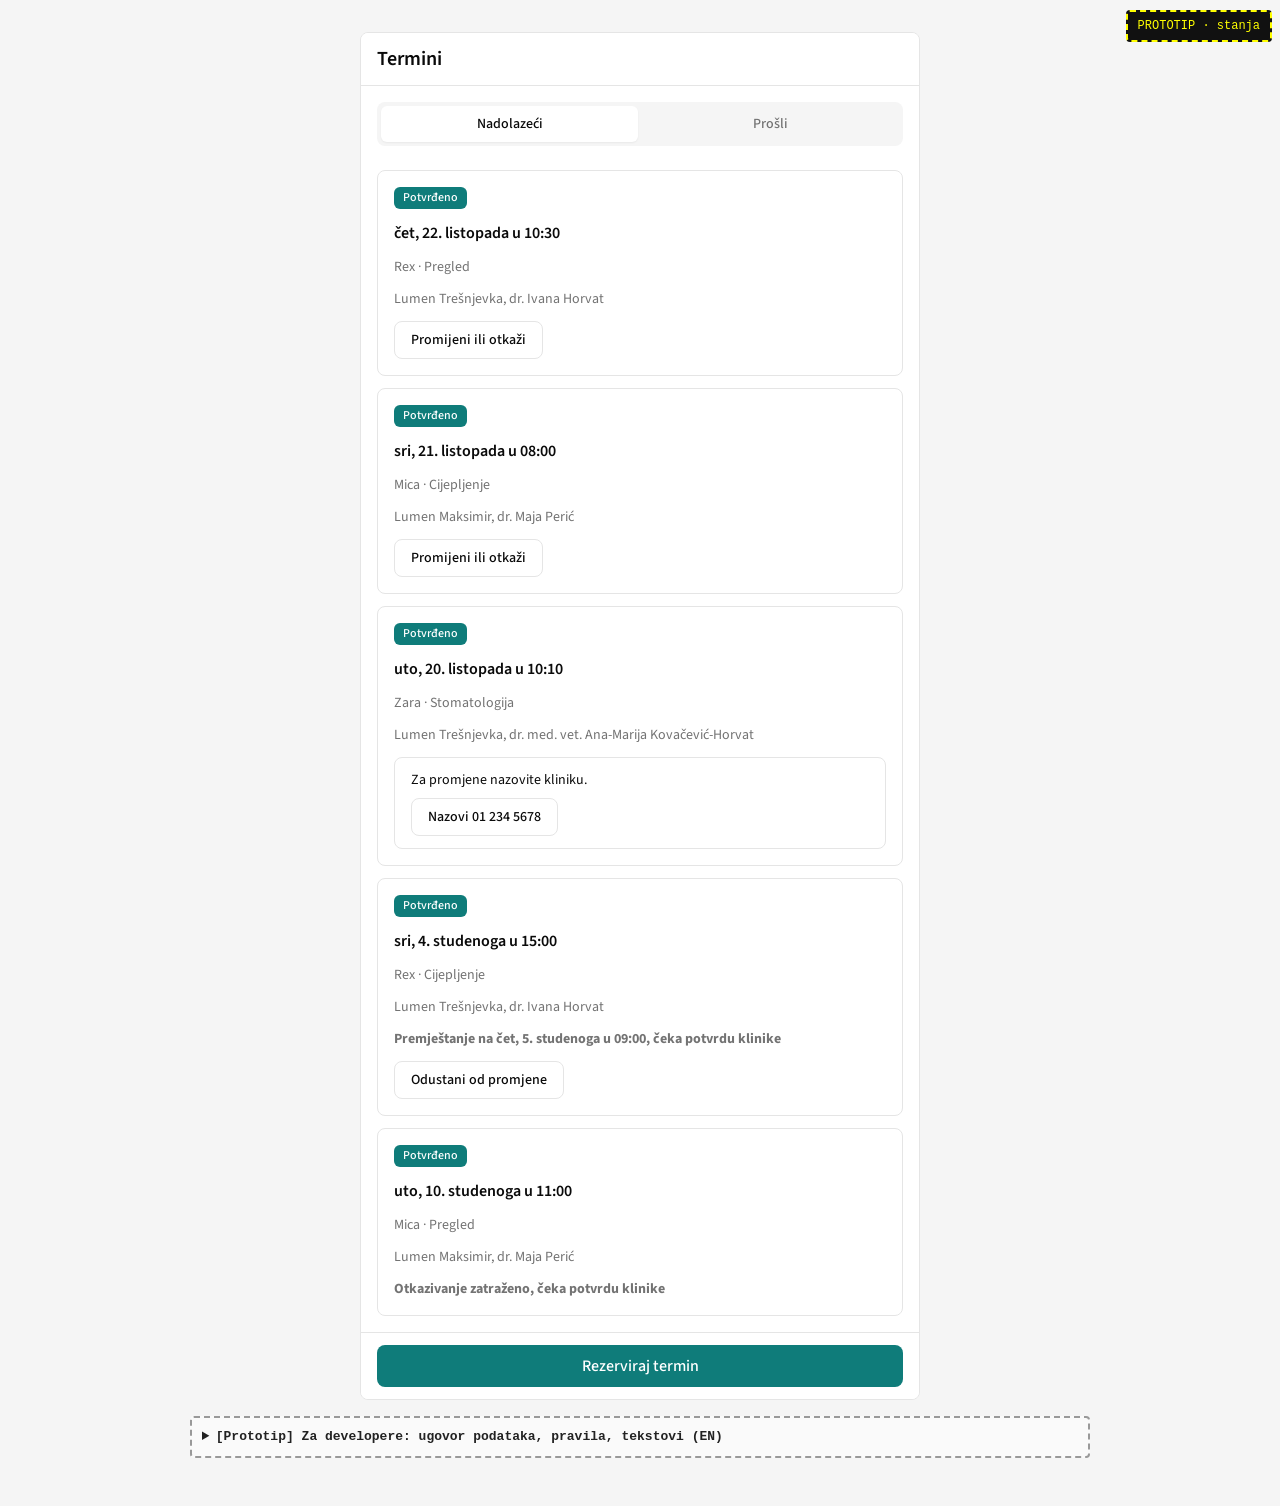
<file: prototype/features/f-06-move-cancel/index.html>
<!doctype html>
<html lang="hr">
<head>
  <meta charset="utf-8">
  <meta name="viewport" content="width=device-width, initial-scale=1">
  <title>F-06 Promjena i otkazivanje termina · Lumen prototip</title>
  <link rel="stylesheet" href="../../tokens.css?v=1.1.0">
  <link rel="stylesheet" href="../../shared.css?v=1.1.0">
</head>
<body>
  <!-- F-06 Move or cancel a confirmed appointment.
       Rules, decisions and open items: prototype/rules/f-06-move-cancel.md -->
  <div class="app" id="app"></div>
  <div id="overlays"></div>
  <div class="proto-panel" id="proto-panel"></div>

  <details class="devdoc" id="devdoc">
    <summary>[Prototip] Za developere: ugovor podataka, pravila, tekstovi (EN)</summary>

    <p>Rules page: <code>prototype/rules/f-06-move-cancel.md</code>. Every state: <code>?state=&lt;id&gt;</code> (see the PROTOTIP panel). <code>?long=1</code> long content, <code>?text=200</code> 200% text. Mock "now" is Tue 20 Oct 2026, 10:00.</p>

    <h3>booking, fields F-06 adds or reads</h3>
    <table>
      <tr><th>Field</th><th>Type</th><th>Required</th><th>Nullable</th><th>Values, format</th><th>Source</th></tr>
      <tr><td>status</td><td>enum</td><td>yes</td><td>no</td><td>F-06 acts only on <code>confirmed</code>. A completed cancellation sets <code>cancelled</code></td><td>D-019, D-027, D-028</td></tr>
      <tr><td>pending_change</td><td>object</td><td>no</td><td>yes</td><td><code>null</code>, <code>{kind: "move", slot_start, requested_at}</code> or <code>{kind: "cancel", requested_at}</code>. At most one at a time</td><td>D-028</td></tr>
      <tr><td>pending_change.slot_start</td><td>datetime</td><td>when move</td><td>no</td><td>ISO 8601 with offset, Europe/Zagreb. The old <code>slot_start</code> stays until VetDesk confirms</td><td>D-028, Q-013</td></tr>
      <tr><td>pending_change.requested_at</td><td>datetime</td><td>yes</td><td>no</td><td>reception can reject until requested_at + 15 min</td><td>D-024, D-028</td></tr>
      <tr><td>reject_reason_code</td><td>enum</td><td>on a rejected change</td><td>yes</td><td><span class="unconf">UNCONFIRMED placeholders: vet_unavailable, late_cancellation, other (Q-010)</span></td><td>D-005</td></tr>
    </table>

    <h3>Settings</h3>
    <table>
      <tr><th>Field</th><th>Type</th><th>Notes</th></tr>
      <tr><td>cancellation_policy</td><td>string</td><td><span class="unconf">one text for all of Lumen, UNCONFIRMED placeholder (Q-014)</span></td></tr>
      <tr><td>clinic.phone</td><td>string</td><td><span class="unconf">numbers here are MOCK</span>, as in F-05</td></tr>
    </table>

    <h3>Interaction rules</h3>
    <ul>
      <li>Only a Confirmed appointment without a pending change offers "Promijeni ili otkaži", which opens a sheet: Promijeni termin, Otkaži termin, Natrag.</li>
      <li>From 15 minutes before the start the button is replaced by "Za promjene nazovite kliniku" and the clinic's phone (D-028).</li>
      <li>Move: only day and time change; pet, clinic, vet and type stay. The appointment's own time, and times inside the cut-off, are not offered. Four weeks of free times (D-027).</li>
      <li>Send is disabled until a day and time are chosen; "Šaljem…" while sending. Success: back to Termini, the card keeps the old time and shows "Premještanje na …, čeka potvrdu klinike", toast "Zahtjev za promjenu je poslan".</li>
      <li>While a move is pending the card offers only "Odustani od promjene", which removes the request at once, keeps the old time, toast "Promjena je povučena".</li>
      <li>Move confirmed: the card shows the new time, push "Termin je premješten". Rejected: the old time stays, push "Promjena termina nije prihvaćena" with the reason.</li>
      <li>Cancel: confirmation sheet "Otkazati termin?". Inside 24 hours it also shows the policy text (IA). Moves never show it.</li>
      <li>After sending, the card shows "Otkazivanje zatraženo, čeka potvrdu klinike" and offers nothing. Confirmed: the card disappears, push "Termin je otkazan". Rejected: the appointment stands, push "Otkazivanje nije prihvaćeno" with the reason.</li>
      <li>Time taken and send failure behave as in F-05. Closing the move after a time is chosen asks "Odbaciti promjenu?".</li>
    </ul>

    <h3>Copy (all Croatian here is unconfirmed, Q-011)</h3>
    <table>
      <tr><th>HR</th><th>EN</th></tr>
      <tr><td>Promijeni ili otkaži</td><td>Change or cancel</td></tr>
      <tr><td>Promijeni termin / Otkaži termin</td><td>Change appointment / Cancel appointment</td></tr>
      <tr><td>Premještanje na …, čeka potvrdu klinike</td><td>Moving to …, waiting for the clinic</td></tr>
      <tr><td>Otkazivanje zatraženo, čeka potvrdu klinike</td><td>Cancellation requested, waiting for the clinic</td></tr>
      <tr><td>Odustani od promjene</td><td>Withdraw the change</td></tr>
      <tr><td>Za promjene nazovite kliniku</td><td>For changes, call the clinic</td></tr>
      <tr><td>Ostaje dok klinika ne potvrdi novi termin.</td><td>Stays until the clinic confirms the new time.</td></tr>
      <tr><td>Klinika ima 15 minuta da potvrdi otkazivanje.</td><td>The clinic has 15 minutes to confirm the cancellation.</td></tr>
      <tr><td>Termin je premješten / Termin je otkazan</td><td>Appointment moved / Appointment cancelled</td></tr>
      <tr><td>Promjena termina nije prihvaćena / Otkazivanje nije prihvaćeno</td><td>Change not accepted / Cancellation not accepted</td></tr>
    </table>

    <h3>Open</h3>
    <ul>
      <li class="unconf">Q-013 (Iva): can VetDesk hold the old slot during a pending move, and does a pending cancellation complete by itself after 15 minutes?</li>
      <li class="unconf">Q-014 (Marta): the cancellation policy text.</li>
      <li class="unconf">Q-010: rejection reasons, now also for changes.</li>
    </ul>
  </details>

  <script src="data.js?v=1.1.0"></script>
  <script src="move-cancel.js?v=1.1.0"></script>
</body>
</html>
</file>
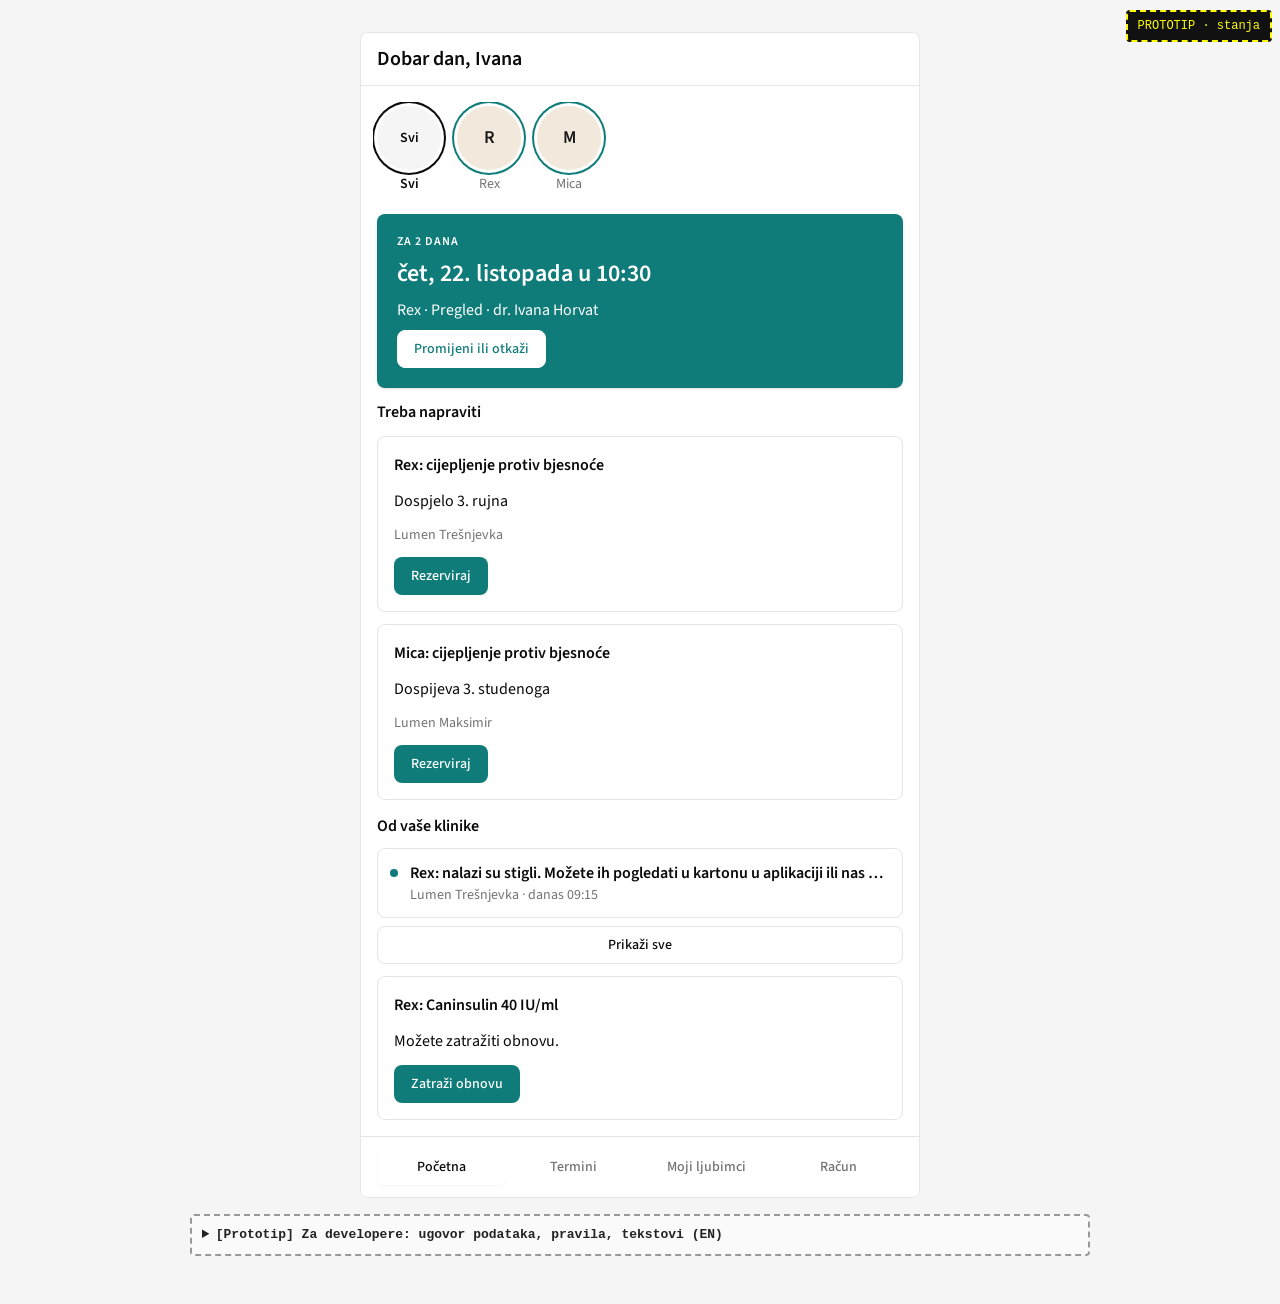
<file: prototype/features/f-07-home/index.html>
<!doctype html>
<html lang="hr">
<head>
  <meta charset="utf-8">
  <meta name="viewport" content="width=device-width, initial-scale=1">
  <title>F-07 Početna i podsjetnici · Lumen prototip</title>
  <link rel="stylesheet" href="../../tokens.css?v=1.1.0">
  <link rel="stylesheet" href="../../shared.css?v=1.1.0">
</head>
<body>
  <!-- F-07 Home and reminders by push and email. Rules, decisions and open items: prototype/rules/f-07-home.md -->
  <div class="app" id="app"></div>
  <div id="overlays"></div>
  <div class="proto-panel" id="proto-panel"></div>

  <details class="devdoc" id="devdoc">
    <summary>[Prototip] Za developere: ugovor podataka, pravila, tekstovi (EN)</summary>
    <p>Rules page: <code>prototype/rules/f-07-home.md</code>. Every state: <code>?state=&lt;id&gt;</code>. <code>?long=1</code>, <code>?text=200</code>. Mock "today" is 20 Oct 2026.</p>
    <h3>Reminder schedule (D-034)</h3>
    <table>
      <tr><th>Reminder</th><th>When</th><th>Channel</th><th>Stops when</th></tr>
      <tr><td>Vaccination due</td><td><span class="unconf">14 days before the due date (needs future dates, Q-019)</span>, and on the due date</td><td>push and email</td><td>a vaccination appointment is requested or confirmed; the pet has died (D-031). No reminder after the due date</td></tr>
      <tr><td>Booked appointment</td><td>push the day before at 18:00; <span class="unconf">email the same day at 07:00, UNCONFIRMED</span></td><td>push and email</td><td>the appointment is cancelled. <span class="unconf">Outside the IA: Marta to confirm (Q-020)</span></td></tr>
    </table>
    <ul>
      <li class="unconf">Quiet hours: no push between 21:00 and 08:00; held until 08:00. UNCONFIRMED (Q-020).</li>
      <li>Pet names are never declined in texts ("Rex: …"), because the app cannot decline every name correctly.</li>
    </ul>
    <h3>Home, top to bottom</h3>
    <ul>
      <li>"Dobar dan, &lt;first name&gt;".</li>
      <li>Next appointment: date, time, pet, type, clinic, vet; one action: "Promijeni ili otkaži" (F-06), or "Pogledaj" when requested (F-05).</li>
      <li>One card per due item, overdue first and calm (D-033), action "Rezerviraj" (F-05 with pet, type and clinic).</li>
      <li>"Od vaše klinike" (F-13) and the renewal card (F-09), not built yet.</li>
      <li>Nothing at all: "Nema ništa novo…" with "Rezerviraj termin".</li>
      <li>Tapping a push opens Home on that card.</li>
    </ul>
    <h3>Email</h3>
    <ul>
      <li>Subject, the reminder, "Otvori u aplikaciji" and the clinic's phone, then "Primate ovu poruku jer ste klijent klinike Lumen."</li>
      <li class="unconf">No unsubscribe link while F-11 is out of scope: Marta to check against GDPR (Q-020).</li>
    </ul>
  </details>

  <script src="data.js?v=1.1.0"></script>
  <script src="home.js?v=1.1.0"></script>
</body>
</html>
</file>
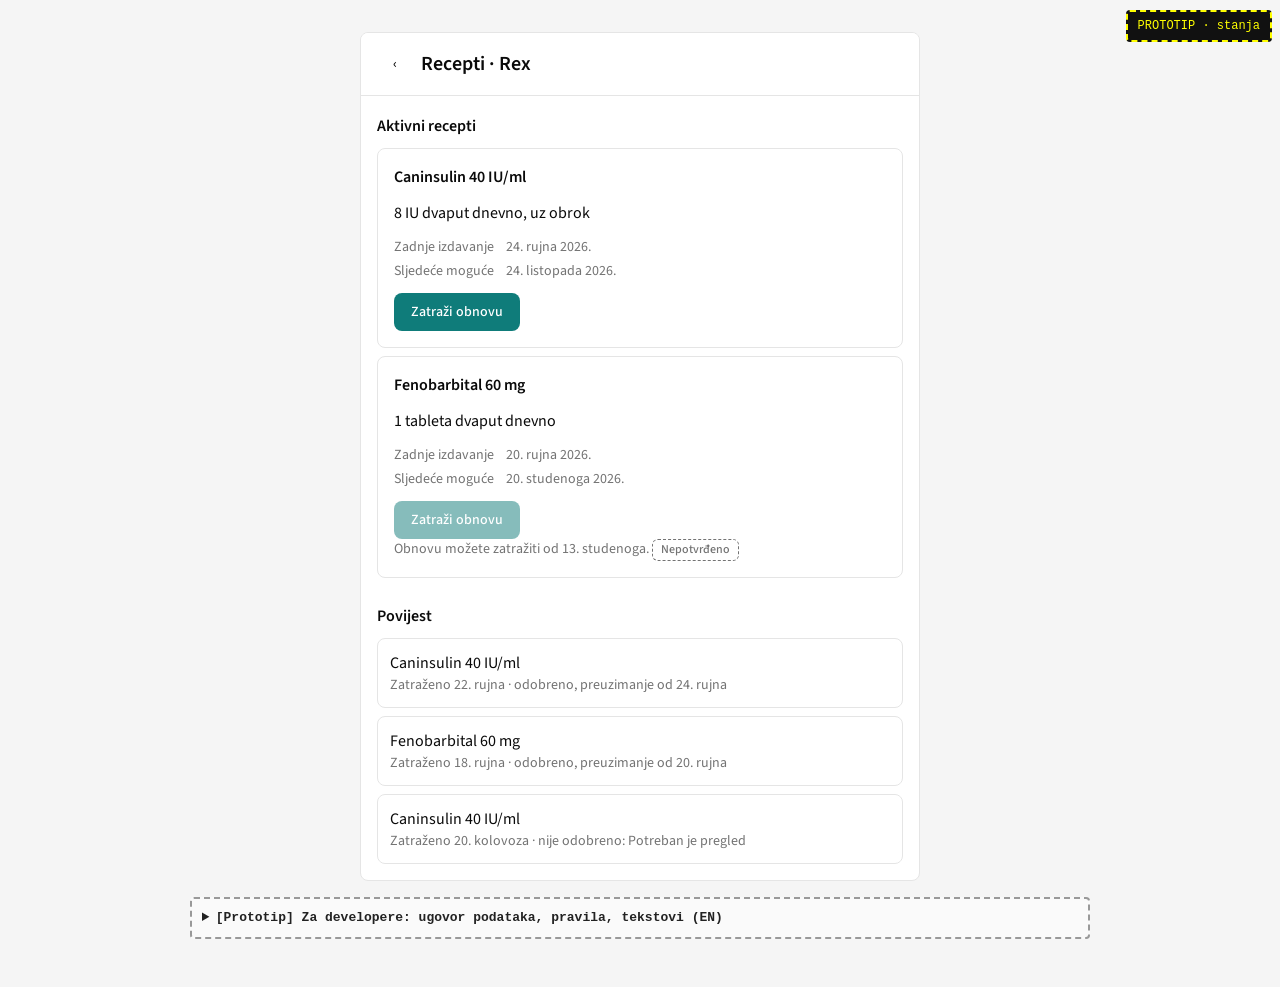
<file: prototype/features/f-08-f-09-prescriptions/index.html>
<!doctype html>
<html lang="hr">
<head>
  <meta charset="utf-8">
  <meta name="viewport" content="width=device-width, initial-scale=1">
  <title>F-08 i F-09 Recepti · Lumen prototip</title>
  <link rel="stylesheet" href="../../tokens.css?v=1.1.0">
  <link rel="stylesheet" href="../../shared.css?v=1.1.0">
</head>
<body>
  <!-- F-08 Repeat prescriptions and F-09 renewal requests. Rules: prototype/rules/f-08-f-09-prescriptions.md -->
  <div class="app" id="app"></div>
  <div id="overlays"></div>
  <div class="proto-panel" id="proto-panel"></div>

  <details class="devdoc" id="devdoc">
    <summary>[Prototip] Za developere: ugovor podataka, pravila, tekstovi (EN)</summary>
    <p>Rules page: <code>prototype/rules/f-08-f-09-prescriptions.md</code>. Every state: <code>?state=&lt;id&gt;</code>. <code>?long=1</code>, <code>?text=200</code>. Mock "today" is 20 Oct 2026.</p>
    <h3>prescription (read from VetDesk, D-013)</h3>
    <table>
      <tr><th>Field</th><th>Type</th><th>Notes</th><th>Source</th></tr>
      <tr><td>medicine, dose</td><td>string</td><td>wrap in full</td><td>IA</td></tr>
      <tr><td>last_dispensed</td><td>date</td><td></td><td>IA, D-004</td></tr>
      <tr><td>next_eligible</td><td>date</td><td><span class="unconf">from VetDesk or calculated: UNCONFIRMED (Q-021)</span></td><td>IA</td></tr>
    </table>
    <h3>renewal_request (held by our backend, D-013)</h3>
    <table>
      <tr><th>Field</th><th>Type</th><th>Notes</th><th>Source</th></tr>
      <tr><td>status</td><td>enum</td><td><code>requested</code>, <code>approved</code>, <code>declined</code>, <code>withdrawn</code></td><td>IA, D-035</td></tr>
      <tr><td>owner_note</td><td>string, nullable</td><td>at most 300 characters; shown to the vet in F-10; one way</td><td>D-035</td></tr>
      <tr><td>pickup_from</td><td>date</td><td>set by the vet (F-10)</td><td>D-029</td></tr>
      <tr><td>reason, vet_text</td><td>enum, string</td><td><span class="unconf">reasons are placeholders (Q-010)</span></td><td>D-029</td></tr>
    </table>
    <h3>Interaction rules</h3>
    <ul>
      <li><span class="unconf">"Zatraži obnovu" is enabled from 7 days before next_eligible (UNCONFIRMED, Q-021)</span>; before that it is disabled with "Obnovu možete zatražiti od …".</li>
      <li>One open request per prescription: while requested, the card shows the status and "Povuci zahtjev" (asks first) instead of the button.</li>
      <li>The request shows exactly what the vet sees (D-004): pet, medicine, dose, last consultation, last dispensed; then the optional note with a live character count.</li>
      <li>Approved: "Preuzimanje od … u klinici …", push. Declined: reason and the vet's text, push, "Zatraži ponovno" if the window is open.</li>
      <li>Home card (F-09): from 7 days before next_eligible until a request is sent; an approved prescription stays on Home until the pickup day has passed.</li>
      <li>A pet that has died has no prescriptions (D-031).</li>
    </ul>
    <h3>Open</h3>
    <ul><li class="unconf">Q-021: where next_eligible comes from (Iva); the 7 days and the owner's note (Petra).</li></ul>
  </details>

  <script src="data.js?v=1.1.0"></script>
  <script src="prescriptions.js?v=1.1.0"></script>
</body>
</html>
</file>
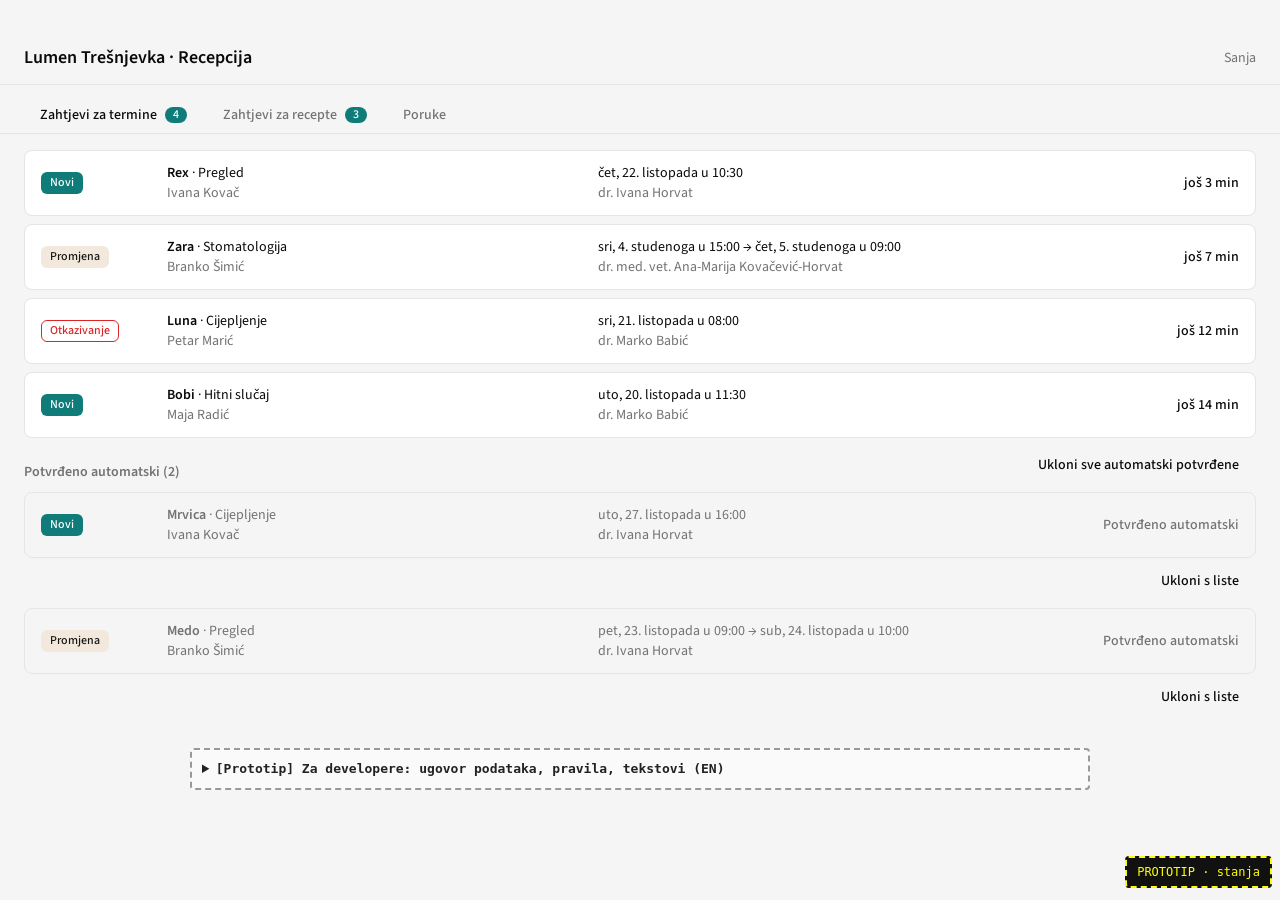
<file: prototype/features/f-10-reception/index.html>
<!doctype html>
<html lang="hr">
<head>
  <meta charset="utf-8">
  <meta name="viewport" content="width=device-width, initial-scale=1">
  <title>Lumen recepcija</title>
  <link rel="stylesheet" href="../../tokens.css?v=1.1.0">
  <link rel="stylesheet" href="../../shared.css?v=1.1.0">
</head>
<body>
  <!-- F-10 Reception web view: appointment and prescription requests.
       Rules, decisions and open items: prototype/rules/f-10-reception.md -->
  <div id="app"></div>
  <div id="overlays"></div>
  <div class="proto-panel" id="proto-panel"></div>

  <details class="devdoc" id="devdoc">
    <summary>[Prototip] Za developere: ugovor podataka, pravila, tekstovi (EN)</summary>

    <p>Rules page: <code>prototype/rules/f-10-reception.md</code>. <code>?role=reception|vet</code>, <code>?state=&lt;id&gt;</code>, <code>?long=1</code>, <code>?text=200</code>. Mock "now" is Tue 20 Oct 2026, 10:00. The panel moves time forward 5 minutes at a time.</p>

    <h3>appointment_request</h3>
    <table>
      <tr><th>Field</th><th>Type</th><th>Required</th><th>Nullable</th><th>Values, format</th><th>Source</th></tr>
      <tr><td>id</td><td>string</td><td>yes</td><td>no</td><td></td><td></td></tr>
      <tr><td>kind</td><td>enum</td><td>yes</td><td>no</td><td><code>new</code>, <code>move</code>, <code>cancel</code></td><td>D-024, D-028</td></tr>
      <tr><td>pet, owner, vet_id, type</td><td>string, enum</td><td>yes</td><td>no</td><td>as F-05</td><td>F-05</td></tr>
      <tr><td>slot_start</td><td>datetime</td><td>yes</td><td>no</td><td>the booked time; for a move, the current time</td><td>F-05</td></tr>
      <tr><td>new_slot_start</td><td>datetime</td><td>when move</td><td>no</td><td>the requested time</td><td>D-028</td></tr>
      <tr><td>requested_at</td><td>datetime</td><td>yes</td><td>no</td><td>reception can act until requested_at + 15 min; then VetDesk confirms and the row shows "Potvrđeno automatski"</td><td>D-024, D-029</td></tr>
      <tr><td>dismissed</td><td>boolean</td><td>yes</td><td>no</td><td>auto-confirmed row removed from the list by reception. Per user or per clinic: <span class="unconf">unconfirmed</span></td><td>D-029</td></tr>
    </table>

    <h3>prescription_request</h3>
    <table>
      <tr><th>Field</th><th>Type</th><th>Required</th><th>Nullable</th><th>Values, format</th><th>Source</th></tr>
      <tr><td>pet, species, owner</td><td>string</td><td>yes</td><td>no</td><td></td><td></td></tr>
      <tr><td>medicine, dose</td><td>string</td><td>yes</td><td>no</td><td>as VetDesk holds them</td><td>D-013 (read only)</td></tr>
      <tr><td>last_consultation</td><td>{date, vet_id, note}</td><td>yes</td><td>yes</td><td>null: "Nema pregleda u kartoteci"</td><td>D-004</td></tr>
      <tr><td>last_dispensed</td><td>date</td><td>yes</td><td>yes</td><td>null: "Nije izdavan"</td><td>D-004</td></tr>
      <tr><td>pickup_from</td><td>date</td><td>on approve</td><td>no</td><td>set by the vet, default today, not in the past</td><td>D-029</td></tr>
      <tr><td>registered_here</td><td>boolean</td><td>yes</td><td>no</td><td>false shows "Provjeriti vlasnika" in the list</td><td>IA, administrative check</td></tr>
    </table>

    <h3>Reasons</h3>
    <ul>
      <li class="unconf">Appointment: vet_unavailable, call_first, other. Cancellation: late_cancellation, other. Vet, prescription: needs_checkup, other. All UNCONFIRMED placeholders (Q-010).</li>
      <li>Reception, prescription, administrative only: owner_not_registered, pet_not_on_file. From the IA.</li>
    </ul>

    <h3>Interaction rules</h3>
    <ul>
      <li>Two roles, each with its own sign-in (D-029). Reception: Zahtjevi za termine, Zahtjevi za recepte, Poruke. Vet: Zahtjevi za recepte only.</li>
      <li>Each tab shows its count of active requests; the browser tab title shows the total, for example "(4) Lumen recepcija". No sound.</li>
      <li>Appointment requests: one list, the one expiring first on top. Each row: kind, pet and type, owner, time (a move shows old → new), vet, minutes left.</li>
      <li>A row opens the detail in a panel on the right; below 1024 px it opens over the list.</li>
      <li>"Odobri" confirms at once and the owner gets a push (D-029). "Odbij" needs a reason; free text is optional; not undoable; the owner gets a push.</li>
      <li>After 15 minutes the row turns grey, "Potvrđeno automatski", with "Ukloni s liste". "Ukloni sve automatski potvrđene" clears them all.</li>
      <li>If VetDesk confirmed while reception was deciding, sending shows "Ovaj zahtjev je već obrađen" and the buttons disable.</li>
      <li>Prescriptions, vet: "Preuzimanje od" (default today, not in the past), then Odobri, or Odbij with a reason.</li>
      <li>Prescriptions, reception: no Odobri; only "Odbij (administrativno)" with the two IA reasons.</li>
    </ul>

    <h3>Open</h3>
    <ul>
      <li class="unconf">Q-013: can our backend confirm a pending VetDesk write early ("Odobri")?</li>
      <li class="unconf">Q-015: sign-in and accounts for reception and vets.</li>
      <li class="unconf">Q-010: all reasons except the two administrative ones.</li>
    </ul>
  </details>

  <script src="data.js?v=1.1.0"></script>
  <script src="reception.js?v=1.1.0"></script>
</body>
</html>
</file>
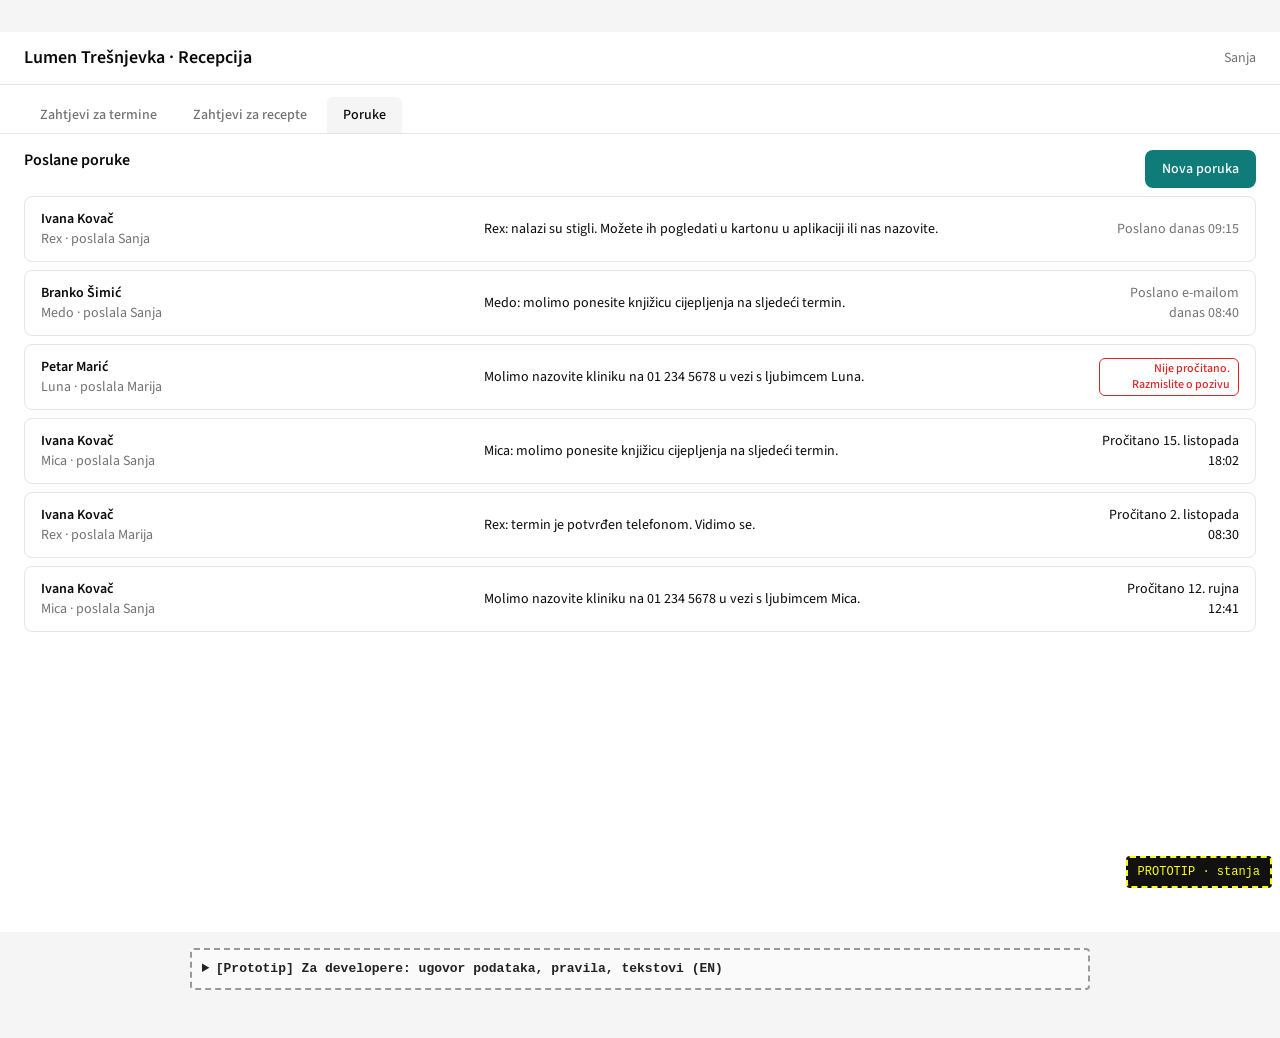
<file: prototype/features/f-13-messages/index.html>
<!doctype html>
<html lang="hr">
<head>
  <meta charset="utf-8">
  <meta name="viewport" content="width=device-width, initial-scale=1">
  <title>F-13 Poruke recepcije · Lumen prototip</title>
  <link rel="stylesheet" href="../../tokens.css?v=1.1.0">
  <link rel="stylesheet" href="../../shared.css?v=1.1.0">
</head>
<body>
  <!-- F-13 Reception messages: ?side=reception (desktop) or ?side=owner (app). Rules: prototype/rules/f-13-messages.md -->
  <div id="app"></div>
  <div id="overlays"></div>
  <div class="proto-panel" id="proto-panel"></div>

  <details class="devdoc" id="devdoc">
    <summary>[Prototip] Za developere: ugovor podataka, pravila, tekstovi (EN)</summary>
    <p>Rules page: <code>prototype/rules/f-13-messages.md</code>. <code>?side=reception|owner</code>, <code>?state=&lt;id&gt;</code>, <code>?long=1</code>, <code>?text=200</code>. Mock "now" is Tue 20 Oct 2026, 10:00.</p>
    <h3>message (held by our backend)</h3>
    <table>
      <tr><th>Field</th><th>Type</th><th>Required</th><th>Nullable</th><th>Notes</th><th>Source</th></tr>
      <tr><td>owner_id, pet_id</td><td>string</td><td>yes</td><td>no</td><td>chosen by search or from a request (F-10)</td><td>D-036</td></tr>
      <tr><td>text</td><td>string</td><td>yes</td><td>no</td><td>from a template, editable; <span class="unconf">at most 500 characters, UNCONFIRMED</span></td><td>D-011</td></tr>
      <tr><td>template_id</td><td>enum</td><td>no</td><td>yes</td><td><code>results</code>, <code>booklet</code> (from the inputs); <span class="unconf"><code>call</code>, <code>phone-confirmed</code> (ours, UNCONFIRMED)</span></td><td>D-011, Q-022</td></tr>
      <tr><td>link</td><td>{kind, target}</td><td>no</td><td>yes</td><td><code>consultation</code> (F-03) or <code>appointment</code></td><td>D-018</td></tr>
      <tr><td>channel</td><td>enum</td><td>yes</td><td>no</td><td><code>app</code> (push) when the owner activated F-01, else <code>email</code> if on file; neither: sending is blocked</td><td>D-011, <span class="unconf">D-036 email: Marta to confirm</span></td></tr>
      <tr><td>sent_by, sent_at</td><td>string, datetime</td><td>yes</td><td>no</td><td>shown in the Messages list</td><td>D-025</td></tr>
      <tr><td>read_at</td><td>datetime</td><td>no</td><td>yes</td><td>app only; <span class="unconf">unread after 24 hours shows "Nije pročitano. Razmislite o pozivu" (UNCONFIRMED)</span></td><td>D-036</td></tr>
    </table>
    <h3>Interaction rules</h3>
    <ul>
      <li>Reception: "Nova poruka" searches owner name, pet name or phone (two characters or more). F-10's detail has "Pošalji poruku vlasniku" with owner and pet chosen.</li>
      <li>A template fills the text; reception can edit it. Changing the pet refills the template.</li>
      <li>Before sending, the channel shows: app with push; "Šalje se e-mailom" with no read status; or "Vlasnik nema aplikaciju ni e-mail. Nazovite …" with Pošalji disabled.</li>
      <li>Sent messages cannot be edited or deleted. The owner cannot reply (D-012).</li>
      <li>Owner: "Od vaše klinike" on Home, newest first, the last 3 with an unread dot, then "Prikaži sve". Opened: clinic, date, full text, the link, and "Na ovu poruku ne možete odgovoriti…" with the clinic's phone. A push opens the message (D-018). No messages: the section is not shown.</li>
    </ul>
    <h3>Open</h3>
    <ul><li class="unconf">Q-022 (Marta): email as an extension of D-011, the two extra templates, 500 characters, 24 hours, read receipts in the privacy notice.</li></ul>
  </details>

  <script src="data.js?v=1.1.0"></script>
  <script src="messages.js?v=1.1.0"></script>
</body>
</html>
</file>
<file: prototype/shared.css>
/* Layout and component styles for the Lumen owner app prototype.
   Every value comes from tokens.css. Component shapes follow the shadcn/ui kit
   (Button, Badge, Radio Group, Select, Drawer), restyled with Lumen's tokens. */

@import url("https://fonts.googleapis.com/css2?family=Source+Sans+3:wght@400;500;600&display=swap");

*, *::before, *::after { box-sizing: border-box; }

html { font-size: 100%; }
html.text-200 { font-size: 200%; }

body {
  margin: 0;
  font-family: var(--font-sans);
  font-size: var(--text-base);
  line-height: var(--leading-base);
  font-weight: var(--font-weight-body);
  color: var(--color-foreground);
  background: var(--color-muted);
}

h1, h2, h3 { font-weight: var(--font-weight-heading); margin: 0; }
a { color: var(--color-primary); }
dd { overflow-wrap: anywhere; min-width: 0; }
h1 { font-size: var(--text-2xl); line-height: var(--leading-2xl); }
h2 { font-size: var(--text-lg); line-height: var(--leading-lg); }
h3 { font-size: var(--text-base); line-height: var(--leading-base); }
p { margin: 0; }

/* The phone. Full width below 768px, a centred column from 768px. */
.app {
  min-height: 100vh;
  background: var(--color-background);
  display: flex;
  flex-direction: column;
  position: relative;
}
@media (min-width: 768px) {
  body { padding: var(--space-8) 0; }
  .app {
    max-width: 560px;
    min-height: calc(100vh - 2 * var(--space-8));
    margin: 0 auto;
    border: var(--border-width) solid var(--color-border);
    border-radius: var(--radius);
    overflow: hidden;
  }
}

.topbar {
  display: flex;
  align-items: center;
  gap: var(--space-2);
  padding: var(--space-3) var(--space-4);
  border-bottom: var(--border-width) solid var(--color-border);
  background: var(--color-background);
  position: sticky;
  top: 0;
  z-index: 5;
}
.topbar h1 { flex: 1; font-size: var(--text-xl); line-height: var(--leading-xl); }

.content { flex: 1; padding: var(--space-4); display: flex; flex-direction: column; gap: var(--space-6); }

/* Button, after the shadcn Button. Primary is Lumen Teal (see tokens: coral is open). */
.btn {
  font: inherit;
  font-size: var(--text-sm);
  line-height: var(--leading-sm);
  font-weight: var(--font-weight-medium);
  min-height: var(--control-height);
  padding: var(--space-2) var(--space-4);
  border-radius: var(--radius);
  border: var(--border-width) solid transparent;
  cursor: pointer;
  display: inline-flex;
  align-items: center;
  justify-content: center;
  gap: var(--space-2);
  text-align: center;
  text-decoration: none;
}
.btn:focus-visible { outline: 2px solid var(--color-ring); outline-offset: 2px; }
.btn-primary { background: var(--color-primary); color: var(--color-primary-foreground); }
.btn-outline { background: var(--color-background); color: var(--color-foreground); border-color: var(--color-input); }
.btn-ghost { background: transparent; color: var(--color-foreground); }
.btn-destructive { background: var(--color-destructive); color: var(--color-destructive-foreground); }
.btn-lg { min-height: var(--control-height-lg); font-size: var(--text-base); line-height: var(--leading-base); }
.btn-block { width: 100%; }
.btn[disabled] { opacity: 0.5; cursor: not-allowed; }
.btn-icon { padding: var(--space-2); min-width: var(--control-height); }

/* Badge, after the shadcn Badge */
.badge {
  display: inline-flex;
  align-items: center;
  font-size: var(--text-xs);
  line-height: var(--leading-xs);
  font-weight: var(--font-weight-medium);
  padding: 2px var(--space-2);
  border-radius: var(--radius-sm);
  border: var(--border-width) solid transparent;
  max-width: 100%;   /* wraps rather than overflowing at large text sizes */
}
.badge-requested { background: var(--color-secondary); color: var(--color-secondary-foreground); }
.badge-confirmed { background: var(--color-primary); color: var(--color-primary-foreground); }
.badge-rejected { background: var(--color-background); color: var(--color-destructive); border-color: var(--color-destructive); }
.badge-unconfirmed { background: var(--color-background); color: var(--color-muted-foreground); border: var(--border-width) dashed var(--color-muted-foreground); }

/* Card: the kit's Card (page "Card") */
.card {
  border: var(--border-width) solid var(--color-border);
  border-radius: var(--radius);
  background: var(--color-card);
  padding: var(--space-4);
  display: flex;
  flex-direction: column;
  gap: var(--space-3);
}
.card-row { display: flex; justify-content: space-between; align-items: flex-start; gap: var(--space-3); }
.card-title { font-weight: var(--font-weight-heading); overflow-wrap: anywhere; }
.meta { font-size: var(--text-sm); line-height: var(--leading-sm); color: var(--color-muted-foreground); }
.clamp-2 { display: -webkit-box; -webkit-line-clamp: 2; -webkit-box-orient: vertical; overflow: hidden; }
.clamp-3 { display: -webkit-box; -webkit-line-clamp: 3; -webkit-box-orient: vertical; overflow: hidden; }
.truncate { white-space: nowrap; overflow: hidden; text-overflow: ellipsis; min-width: 0; }
.linklike { background: none; border: 0; padding: 0; font: inherit; color: var(--color-primary); font-weight: var(--font-weight-medium); cursor: pointer; text-decoration: underline; }

/* Tabs: the kit's Tabs / Trigger, Active On/Off (page "Tabs") */
.tabs { display: flex; gap: var(--space-1); padding: var(--space-1); background: var(--color-muted); border-radius: var(--radius); }
.tab { flex: 1; font: inherit; font-size: var(--text-sm); line-height: var(--leading-sm); font-weight: var(--font-weight-medium); border: 0; border-radius: var(--radius-sm); padding: var(--space-2); background: transparent; color: var(--color-muted-foreground); cursor: pointer; }
.tab[aria-selected="true"] { background: var(--color-background); color: var(--color-foreground); box-shadow: var(--shadow-xs); }

/* Form sections */
.field { display: flex; flex-direction: column; gap: var(--space-2); border: 0; padding: 0; margin: 0; min-width: 0; }
.field > legend, .field > label.label { font-size: var(--text-sm); line-height: var(--leading-sm); font-weight: var(--font-weight-heading); padding: 0; margin-bottom: var(--space-2); }

/* Radio card, composed from the kit's Radio Group inside a bordered row */
.option {
  display: flex;
  align-items: center;
  gap: var(--space-3);
  border: var(--border-width) solid var(--color-input);
  border-radius: var(--radius);
  padding: var(--space-3);
  cursor: pointer;
  min-width: 0;
}
.option:has(input:checked) { border-color: var(--color-primary); box-shadow: 0 0 0 1px var(--color-primary); }
.option:has(input:focus-visible) { outline: 2px solid var(--color-ring); outline-offset: 2px; }
.option input { accent-color: var(--color-primary); width: 16px; height: 16px; margin: 0; flex: none; }
.option-body { display: flex; flex-direction: column; min-width: 0; flex: 1; }
.option-list { display: flex; flex-direction: column; gap: var(--space-2); }

/* Select, after the shadcn Select (native element for the prototype) */
.select {
  font: inherit;
  font-size: var(--text-sm);
  min-height: var(--control-height);
  padding: var(--space-2) var(--space-3);
  border: var(--border-width) solid var(--color-input);
  border-radius: var(--radius);
  background: var(--color-background);
  color: var(--color-foreground);
  width: 100%;
}
.select:focus-visible { outline: 2px solid var(--color-ring); outline-offset: 2px; }

/* Chips: the kit's Toggle Group, one item pressed at a time (page "Toggle Group") */
.chips { display: flex; flex-wrap: wrap; gap: var(--space-2); }
.chip[aria-pressed="true"] { background: var(--color-primary); color: var(--color-primary-foreground); border-color: var(--color-primary); }

/* Day strip and time grid: Toggle Group items, as the chips */
.days { display: flex; gap: var(--space-2); overflow-x: auto; padding-bottom: var(--space-2); scroll-snap-type: x proximity; }
.day { flex: none; flex-direction: column; min-width: 56px; padding: var(--space-2); gap: 0; scroll-snap-align: start; }
.day small { font-size: var(--text-xs); line-height: var(--leading-xs); font-weight: var(--font-weight-body); }
.day[aria-pressed="true"] { background: var(--color-primary); color: var(--color-primary-foreground); border-color: var(--color-primary); }
.day.is-empty { color: var(--color-muted-foreground); }
.times { display: grid; grid-template-columns: repeat(4, minmax(0, 1fr)); gap: var(--space-2); }
.time[aria-pressed="true"] { background: var(--color-primary); color: var(--color-primary-foreground); border-color: var(--color-primary); }
@media (max-width: 374px) { .times { grid-template-columns: repeat(3, minmax(0, 1fr)); } }
@media (min-width: 768px) { .times { grid-template-columns: repeat(5, minmax(0, 1fr)); } }

/* Alert: the kit's Alert, Variant Default and Destructive, with its Button slot (page "Alert") */
.alert {
  display: flex;
  flex-direction: column;
  gap: var(--space-2);
  border: var(--border-width) solid var(--color-border);
  border-radius: var(--radius);
  padding: var(--space-3) var(--space-4);
  background: var(--color-card);
  color: var(--color-card-foreground);
  font-size: var(--text-sm);
  line-height: var(--leading-sm);
}
.alert-title { font-weight: var(--font-weight-heading); }
.alert-error { background: var(--color-background); border-color: var(--color-destructive); color: var(--color-destructive); }
.alert .btn { align-self: flex-start; }

/* Skeleton: the kit's Skeleton (page "Skeleton") */
.skeleton { background: var(--color-muted); border-radius: var(--radius); min-height: var(--control-height); animation: pulse 1.5s ease-in-out infinite; }
@keyframes pulse { 50% { opacity: 0.5; } }
@media (prefers-reduced-motion: reduce) { .skeleton { animation: none; } }

.empty { text-align: center; display: flex; flex-direction: column; align-items: center; gap: var(--space-3); padding: var(--space-10) var(--space-4); }

/* Sticky footer for the main action */
.footer {
  position: sticky;
  bottom: 0;
  background: var(--color-background);
  border-top: var(--border-width) solid var(--color-border);
  padding: var(--space-3) var(--space-4);
  display: flex;
  flex-direction: column;
  gap: var(--space-2);
}

/* Bottom sheet confirmation: the kit's Drawer (page "Drawer") */
.scrim { position: fixed; inset: 0; background: var(--color-overlay); display: flex; align-items: flex-end; justify-content: center; z-index: 20; }
.sheet {
  background: var(--color-background);
  width: 100%;
  max-width: 560px;
  border-radius: var(--radius) var(--radius) 0 0;
  padding: var(--space-6) var(--space-4) var(--space-4);
  display: flex;
  flex-direction: column;
  gap: var(--space-3);
}
.sheet .actions { display: flex; flex-direction: column; gap: var(--space-2); margin-top: var(--space-2); }

/* Toast: the kit's Sonner, State Default (page "Sonner") */
.toast {
  position: fixed;
  left: 50%;
  bottom: calc(var(--control-height-lg) + var(--space-8));  /* above the sticky footer */
  transform: translateX(-50%);
  background: var(--color-background);
  color: var(--color-foreground);
  border: var(--border-width) solid var(--color-border);
  padding: var(--space-3) var(--space-4);
  border-radius: var(--radius);
  font-size: var(--text-sm);
  line-height: var(--leading-sm);
  box-shadow: var(--shadow-lg);
  z-index: 30;
  max-width: calc(100% - 2 * var(--space-4));
}

/* A push notification, simulated by the prototype. Visually the phone's, not the app's */
.push {
  position: fixed;
  top: var(--space-3);
  left: 50%;
  transform: translateX(-50%);
  width: min(400px, calc(100% - 2 * var(--space-4)));
  background: var(--color-background);
  color: var(--color-foreground);
  border: var(--border-width) solid var(--color-border);
  border-radius: var(--radius);
  box-shadow: var(--shadow-lg);
  padding: var(--space-3) var(--space-4);
  z-index: 40;
  cursor: pointer;
  text-align: left;
  font: inherit;
}
.push small { color: var(--color-muted-foreground); font-size: var(--text-xs); }

.sr-only { position: absolute; width: 1px; height: 1px; overflow: hidden; clip: rect(0 0 0 0); white-space: nowrap; }

/* ---------- Prototype scaffolding, not part of the product ---------- */
.proto-panel {
  position: fixed;
  right: var(--space-2);
  top: 10px;
  z-index: 50;
  font-family: ui-monospace, Menlo, monospace;
  font-size: 12px;
  line-height: 16px;
}
.proto-panel > button {
  font: inherit; background: #111; color: #ff0; border: 2px dashed #ff0; border-radius: 4px; padding: 6px 10px; cursor: pointer;
}
.proto-panel .proto-body {
  display: none; margin-top: 6px; background: #111; color: #eee; border: 2px dashed #ff0; border-radius: 4px; padding: 10px;
  width: 280px; max-height: 70vh; overflow: auto;
}
.proto-panel.open .proto-body { display: block; }
.proto-body h4 { margin: 8px 0 4px; color: #ff0; font-size: 12px; }
.proto-body a, .proto-body button { color: #9cf; background: none; border: 0; font: inherit; cursor: pointer; padding: 1px 0; text-align: left; display: block; }
.proto-body a[aria-current="true"] { color: #ff0; font-weight: bold; }

.devdoc { margin: var(--space-4); font-size: 13px; line-height: 18px; font-family: ui-monospace, Menlo, monospace; background: #fafafa; border: 2px dashed #999; border-radius: 4px; padding: 10px; color: #222; }
.devdoc summary { cursor: pointer; font-weight: bold; }
.devdoc table { border-collapse: collapse; width: 100%; margin: 8px 0; }
.devdoc th, .devdoc td { border: 1px solid #ccc; padding: 4px 6px; text-align: left; vertical-align: top; }
.devdoc .unconf { color: #b00; font-weight: bold; }
@media (min-width: 768px) { .devdoc { max-width: 900px; margin: var(--space-4) auto; } }

/* ---------- Reception web view (F-10): desktop layout ---------- */
.desk { min-height: 100vh; background: var(--color-background); display: flex; flex-direction: column; }
.desk-header { display: flex; align-items: center; justify-content: space-between; gap: var(--space-4); padding: var(--space-3) var(--space-6); border-bottom: var(--border-width) solid var(--color-border); }
.desk-header h1 { font-size: var(--text-lg); line-height: var(--leading-lg); }
.desk-nav { display: flex; gap: var(--space-1); padding: var(--space-3) var(--space-6) 0; border-bottom: var(--border-width) solid var(--color-border); }
.desk-nav .tab { flex: none; border-radius: var(--radius-sm) var(--radius-sm) 0 0; padding: var(--space-2) var(--space-4); display: inline-flex; gap: var(--space-2); align-items: center; }
.desk-nav .tab[aria-selected="true"] { box-shadow: none; background: var(--color-muted); color: var(--color-foreground); }
.count { font-size: var(--text-xs); line-height: var(--leading-xs); background: var(--color-primary); color: var(--color-primary-foreground); border-radius: var(--radius-full); padding: 0 var(--space-2); }
.desk-body { flex: 1; display: grid; grid-template-columns: minmax(0, 1fr) 400px; min-height: 0; }
.desk-body.no-detail { grid-template-columns: minmax(0, 1fr); }
.desk-list { padding: var(--space-4) var(--space-6); display: flex; flex-direction: column; gap: var(--space-2); min-width: 0; }
.desk-list h2 { font-size: var(--text-sm); line-height: var(--leading-sm); color: var(--color-muted-foreground); margin-top: var(--space-4); }
.row {
  display: grid; grid-template-columns: 110px minmax(0, 1.2fr) minmax(0, 1.4fr) 140px; gap: var(--space-4); align-items: center;
  width: 100%; text-align: left; font: inherit; font-size: var(--text-sm); line-height: var(--leading-sm); color: var(--color-foreground);
  background: var(--color-card); border: var(--border-width) solid var(--color-border); border-radius: var(--radius); padding: var(--space-3) var(--space-4); cursor: pointer;
}
.row:focus-visible { outline: 2px solid var(--color-ring); outline-offset: 2px; }
.row[aria-current="true"] { border-color: var(--color-primary); box-shadow: 0 0 0 1px var(--color-primary); }
.row.is-auto { background: var(--color-muted); color: var(--color-muted-foreground); cursor: default; }
.row .when { font-weight: var(--font-weight-heading); }
.row .left { text-align: right; font-weight: var(--font-weight-medium); }
.row-rx { grid-template-columns: minmax(0, 1fr) minmax(0, 1.4fr) 140px; }
.desk-detail { border-left: var(--border-width) solid var(--color-border); padding: var(--space-4) var(--space-6); display: flex; flex-direction: column; gap: var(--space-4); overflow-wrap: anywhere; }
.desk-detail dl { display: grid; grid-template-columns: 130px minmax(0, 1fr); gap: var(--space-2) var(--space-3); margin: 0; font-size: var(--text-sm); line-height: var(--leading-sm); }
.desk-detail dt { color: var(--color-muted-foreground); }
.desk-detail dd { margin: 0; }
.desk-detail .actions { display: flex; gap: var(--space-2); flex-wrap: wrap; }
.input { font: inherit; font-size: var(--text-sm); min-height: var(--control-height); padding: var(--space-2) var(--space-3); border: var(--border-width) solid var(--color-input); border-radius: var(--radius); background: var(--color-background); color: var(--color-foreground); width: 100%; }
.input:focus-visible { outline: 2px solid var(--color-ring); outline-offset: 2px; }
textarea.input { min-height: 80px; resize: vertical; }
.role-tag { font-size: var(--text-sm); color: var(--color-muted-foreground); text-align: right; }
@media (max-width: 1023px) {
  .desk-body { grid-template-columns: minmax(0, 1fr); }
  .desk-detail { position: fixed; inset: 0; z-index: 15; background: var(--color-background); border-left: 0; overflow: auto; }
  .row { grid-template-columns: 100px minmax(0, 1fr) 110px; }
  .row .col-who { display: none; }
}

/* Prototype panel sits bottom right on the reception view, clear of the signed-in user */
body:has(.desk-header) .proto-panel { top: auto; bottom: var(--space-3); }

/* Bottom navigation of the owner app (D-010): four tabs share the width and wrap at large text */
nav.footer .tab { min-width: 0; overflow-wrap: anywhere; padding: var(--space-2) var(--space-1); }

/* Email previews (F-07) use the full width, up to the 600 px email column */
.app.is-email { max-width: none; border: 0; border-radius: 0; }
@media (min-width: 768px) { body:has(.app.is-email) { padding: 0; } }

/* ---------- F-07 Home, "Ljubimci na vrhu" (shared by the feature page and the connected prototype) ---------- */
.pets-row { display: flex; gap: var(--space-4); overflow-x: auto; padding: var(--space-1) var(--space-1) var(--space-2); margin: 0 calc(-1 * var(--space-1)); scroll-snap-type: x proximity; }
.pet-chip { flex: none; display: flex; flex-direction: column; align-items: center; gap: var(--space-1); background: none; border: 0; padding: 0; font: inherit; font-size: var(--text-sm); line-height: var(--leading-sm); color: var(--color-muted-foreground); cursor: pointer; scroll-snap-align: start; max-width: 80px; }
.pet-chip > span:last-child { overflow-wrap: anywhere; text-align: center; }
.pet-chip[aria-selected="true"] { color: var(--color-foreground); font-weight: var(--font-weight-heading); }
.pet-chip:focus-visible { outline: 2px solid var(--color-ring); outline-offset: 4px; border-radius: var(--radius); }
.pet-avatar { display: flex; align-items: center; justify-content: center; border-radius: var(--radius-full); background: var(--color-secondary); color: var(--color-secondary-foreground); font-weight: var(--font-weight-heading); font-size: var(--text-lg); flex: none; }
.pet-avatar.is-all { background: var(--color-muted); color: var(--color-foreground); font-size: var(--text-sm); }
/* Ring = this pet needs something (due, renewal, not confirmed) */
.pet-avatar.has-ring { box-shadow: 0 0 0 3px var(--color-background), 0 0 0 5px var(--color-primary); }
.pet-chip[aria-selected="true"] .pet-avatar:not(.has-ring) { box-shadow: 0 0 0 3px var(--color-background), 0 0 0 5px var(--color-foreground); }

.hero { background: var(--color-primary); color: var(--color-primary-foreground); border-radius: var(--radius); padding: var(--space-5); display: flex; flex-direction: column; gap: var(--space-2); box-shadow: var(--shadow-sm); }
.hero-count { font-size: var(--text-xs); line-height: var(--leading-xs); font-weight: var(--font-weight-heading); letter-spacing: 0.08em; }
.hero-date { font-size: var(--text-2xl); line-height: var(--leading-2xl); font-weight: var(--font-weight-heading); overflow-wrap: anywhere; }
.hero-empty { background: var(--color-secondary); color: var(--color-secondary-foreground); }
.hero-badge { background: var(--color-background); color: var(--color-foreground); white-space: normal; }
.btn-on-primary { background: var(--color-background); color: var(--color-primary); border-color: var(--color-background); }
.hero-empty .btn-on-primary { background: var(--color-primary); color: var(--color-primary-foreground); border-color: var(--color-primary); }
.section-title { font-size: var(--text-base); line-height: var(--leading-base); display: flex; align-items: center; gap: var(--space-2); }
.flow-spec { align-self: flex-start; }
</file>
<file: prototype/flow/flow.css>
/* The connected prototype: the scaffolding bar (the Home styles live in shared.css).
   Product styles use tokens only. The yellow bar is scaffolding, visibly not the product. */

/* ---------- Scaffolding: role switcher and clock ---------- */
.flow-bar { background: #111; color: #eee; border-bottom: 2px dashed #ff0; font: 12px/16px ui-monospace, Menlo, monospace; display: flex; flex-wrap: wrap; gap: 8px 16px; align-items: center; justify-content: space-between; padding: 6px 12px; position: sticky; top: 0; z-index: 60; }
.flow-roles { display: flex; gap: 4px; flex-wrap: wrap; }
.flow-bar button, .flow-bar a { font: inherit; color: #ff0; background: none; border: 1px dashed #ff0; border-radius: 4px; padding: 4px 8px; cursor: pointer; text-decoration: none; position: relative; }
.flow-roles button[aria-selected="true"] { background: #ff0; color: #111; }
.flow-roles small { opacity: 0.8; }
.flow-dot { position: absolute; top: -4px; right: -4px; width: 10px; height: 10px; border-radius: 50%; background: #f33; border: 2px solid #111; }
.flow-clock { display: flex; gap: 4px; flex-wrap: wrap; align-items: center; }
.flow-clock > span { color: #fff; padding-right: 4px; }
body:has(.flow-bar) .push { top: 56px; }
@media (min-width: 768px) { body:has(.flow-bar) { padding-top: 0; } body:has(.flow-bar) .app { margin-top: var(--space-6); } }
</file>
<file: prototype/tokens.css>
/* Design system snapshot
   Structure: shadcn/ui kit for Figma, Pro Blocks, June 2025
     Figma file v9mpONXW2tQm9v0MKIhoWS, node 580:9181 (Documentation)
     Collections read: "1. TailwindCSS", "2. Theme", "3. Mode" (Light)
   Brand: Lumen brand guidelines, summarised in
     client/2026-09-18-brand-and-clinics/brand-summary.md (PDF in Drive)
   Read: 2026-10-08

   shadcn gives the components, spacing, sizes and states. Lumen's brand replaces
   shadcn's colour, typeface and corner radius where the guidelines set them (D-007).
   Values the guidelines do not set are shadcn's defaults and are marked
   UNCONFIRMED until the designer settles them.

   Nothing here syncs. Re-read the source and bump the version when either moves. */

:root {
  /* Brand, from the Lumen guidelines */
  --lumen-teal: #0F7C7A;          /* primary */
  --lumen-sand: #F2E9DC;          /* secondary */
  --lumen-coral: #F26B5B;         /* calls to action only */

  /* shadcn semantic colours, Light mode */
  --color-background: #ffffff;
  --color-foreground: #0a0a0a;
  --color-card: #ffffff;
  --color-card-foreground: #0a0a0a;
  --color-primary: var(--lumen-teal);
  --color-primary-foreground: #ffffff;          /* UNCONFIRMED: shadcn uses #fafafa */
  --color-secondary: var(--lumen-sand);         /* UNCONFIRMED: shadcn secondary role */
  --color-secondary-foreground: #171717;
  --color-cta: var(--lumen-coral);
  --color-cta-foreground: #ffffff;              /* UNCONFIRMED: about 3:1 on coral, below AA for body text */
  --color-muted: #f5f5f5;                       /* UNCONFIRMED: shadcn default */
  --color-muted-foreground: #737373;            /* UNCONFIRMED: shadcn default */
  --color-accent: #f5f5f5;                      /* shadcn hover surface, not Lumen's accent */
  --color-accent-foreground: #171717;
  --color-border: #e5e5e5;                      /* UNCONFIRMED: shadcn default */
  --color-input: #e5e5e5;                       /* UNCONFIRMED: shadcn default */
  --color-ring: var(--lumen-teal);              /* UNCONFIRMED: shadcn uses #a3a3a3 */
  --color-destructive: #dc2626;                 /* UNCONFIRMED: shadcn default */
  --color-destructive-foreground: #fef2f2;
  --color-overlay: rgba(0, 0, 0, 0.5);          /* shadcn alpha/50, behind dialogs and sheets */

  /* Type. Guidelines: Source Sans 3, headings 600, body 400 */
  --font-sans: "Source Sans 3", system-ui, sans-serif;
  --font-weight-body: 400;
  --font-weight-medium: 500;                    /* UNCONFIRMED: shadcn uses 500 on buttons and labels */
  --font-weight-heading: 600;
  /* Sizes in rem so text follows the phone's text-size setting. 1rem = 16px */
  --text-xs: 0.75rem;   --leading-xs: 1rem;       /* 12 / 16 */
  --text-sm: 0.875rem;  --leading-sm: 1.25rem;    /* 14 / 20 */
  --text-base: 1rem;    --leading-base: 1.5rem;   /* 16 / 24 */
  --text-lg: 1.125rem;  --leading-lg: 1.75rem;    /* 18 / 28 */
  --text-xl: 1.25rem;   --leading-xl: 1.75rem;    /* 20 / 28 */
  --text-2xl: 1.5rem;   --leading-2xl: 2rem;      /* 24 / 32 */

  /* Spacing, Tailwind scale from the kit */
  --space-1: 4px;  --space-2: 8px;  --space-3: 12px; --space-4: 16px;
  --space-5: 20px; --space-6: 24px; --space-8: 32px; --space-10: 40px;
  --space-12: 48px; --space-16: 64px;

  /* Radius. Guidelines: 8 px. shadcn cards use 14 px (rounded-xl), held to 8 here */
  --radius: 8px;
  --radius-sm: 6px;
  --radius-full: 9999px;

  /* Borders and shadows, shadcn */
  --border-width: 1px;
  --shadow-xs: 0 1px 2px rgba(0, 0, 0, 0.05);
  --shadow-sm: 0 1px 3px rgba(0, 0, 0, 0.10), 0 1px 2px -1px rgba(0, 0, 0, 0.10);
  --shadow-lg: 0 10px 15px -3px rgba(0, 0, 0, 0.10), 0 4px 6px -4px rgba(0, 0, 0, 0.10);

  /* Control sizes, shadcn defaults (h-9 button and input) */
  --control-height: 36px;
  --control-height-lg: 40px;
}

/* Breakpoints from the kit, for reference in media queries:
   sm 640px, md 768px, lg 1024px, xl 1280px */
</file>
